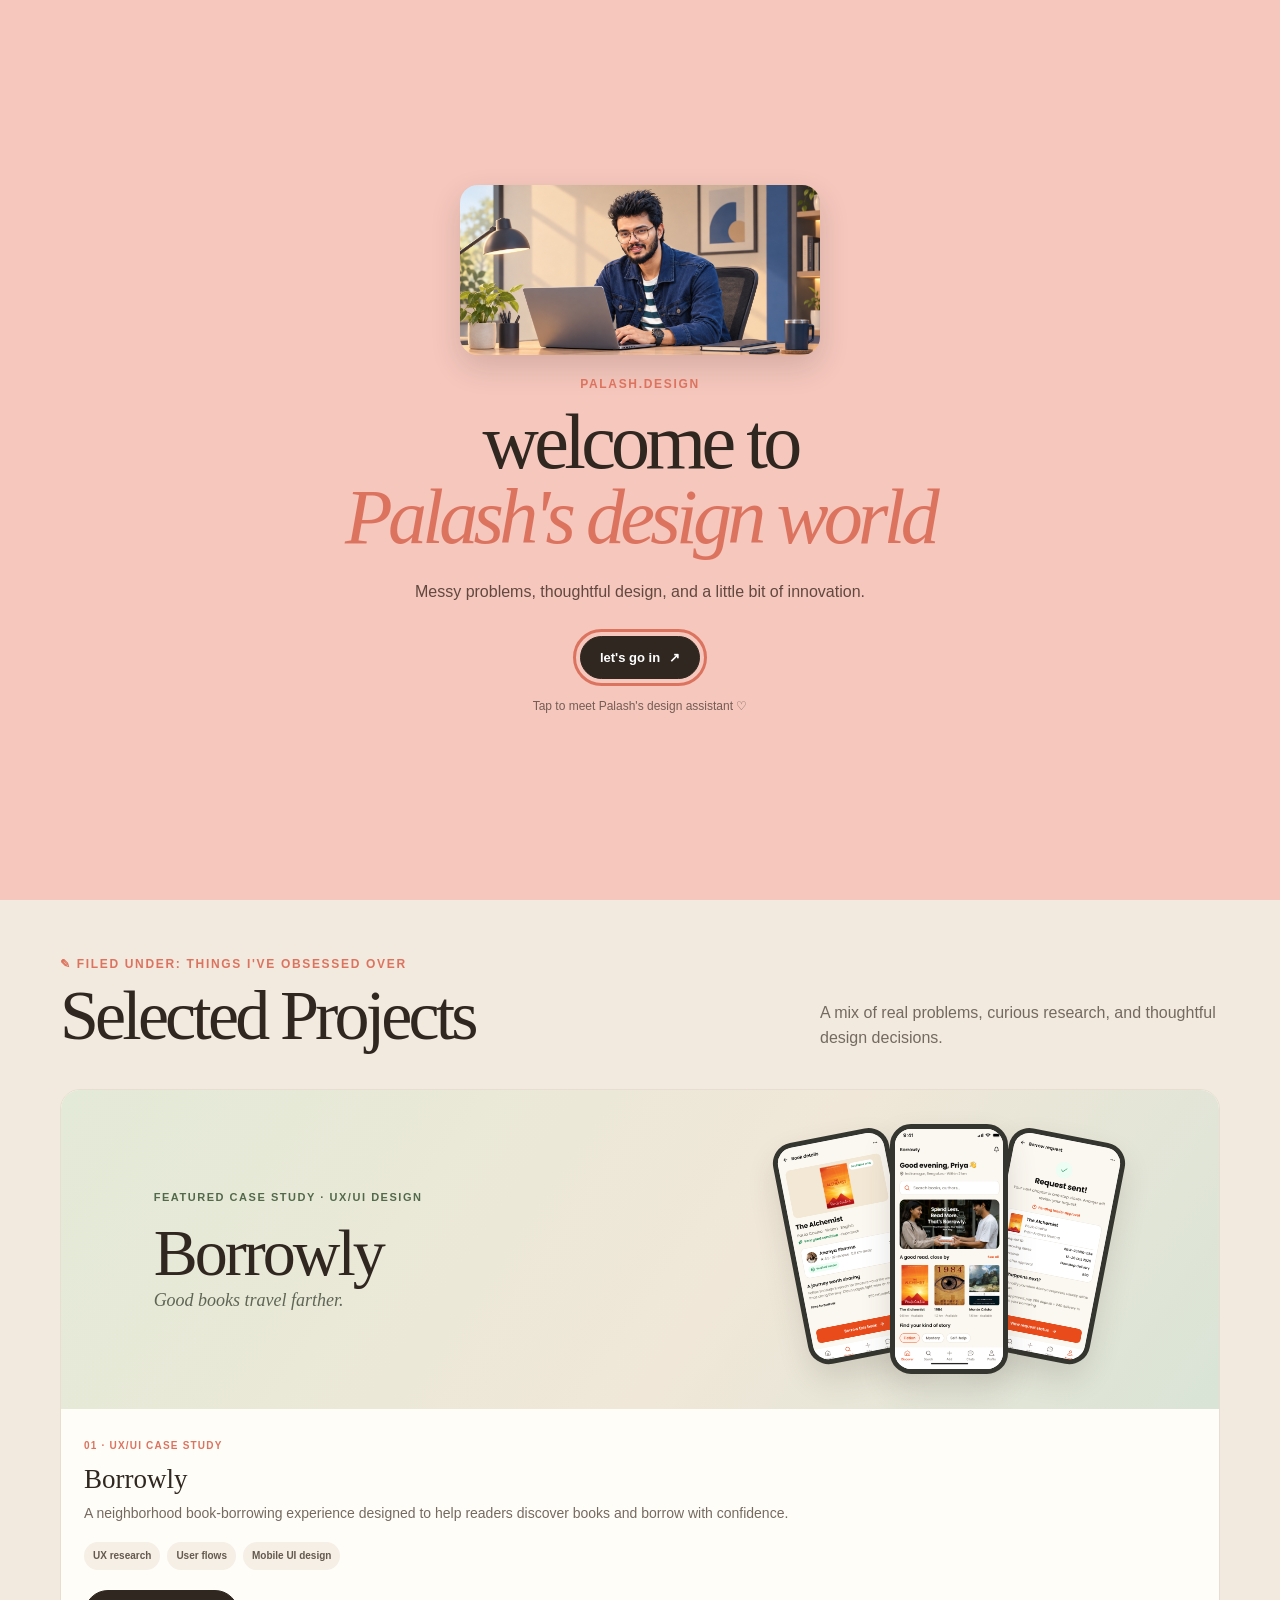
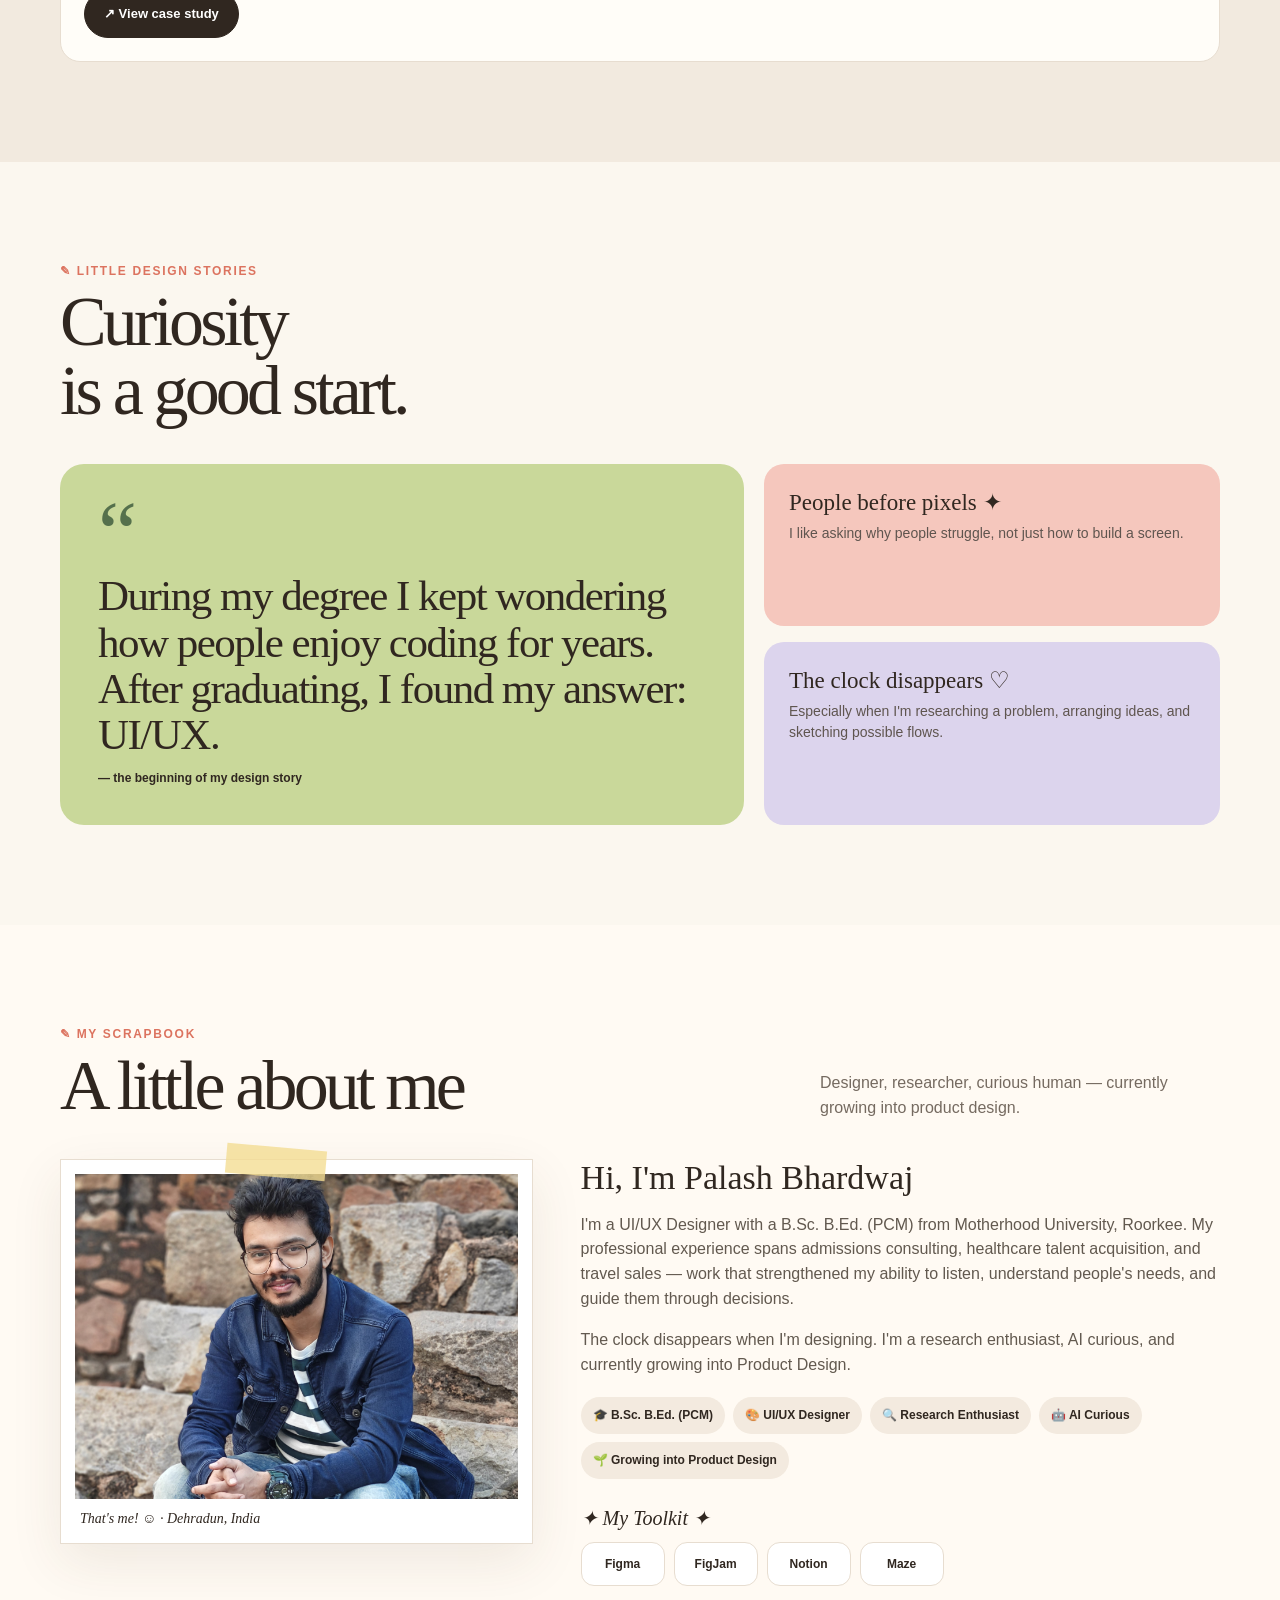
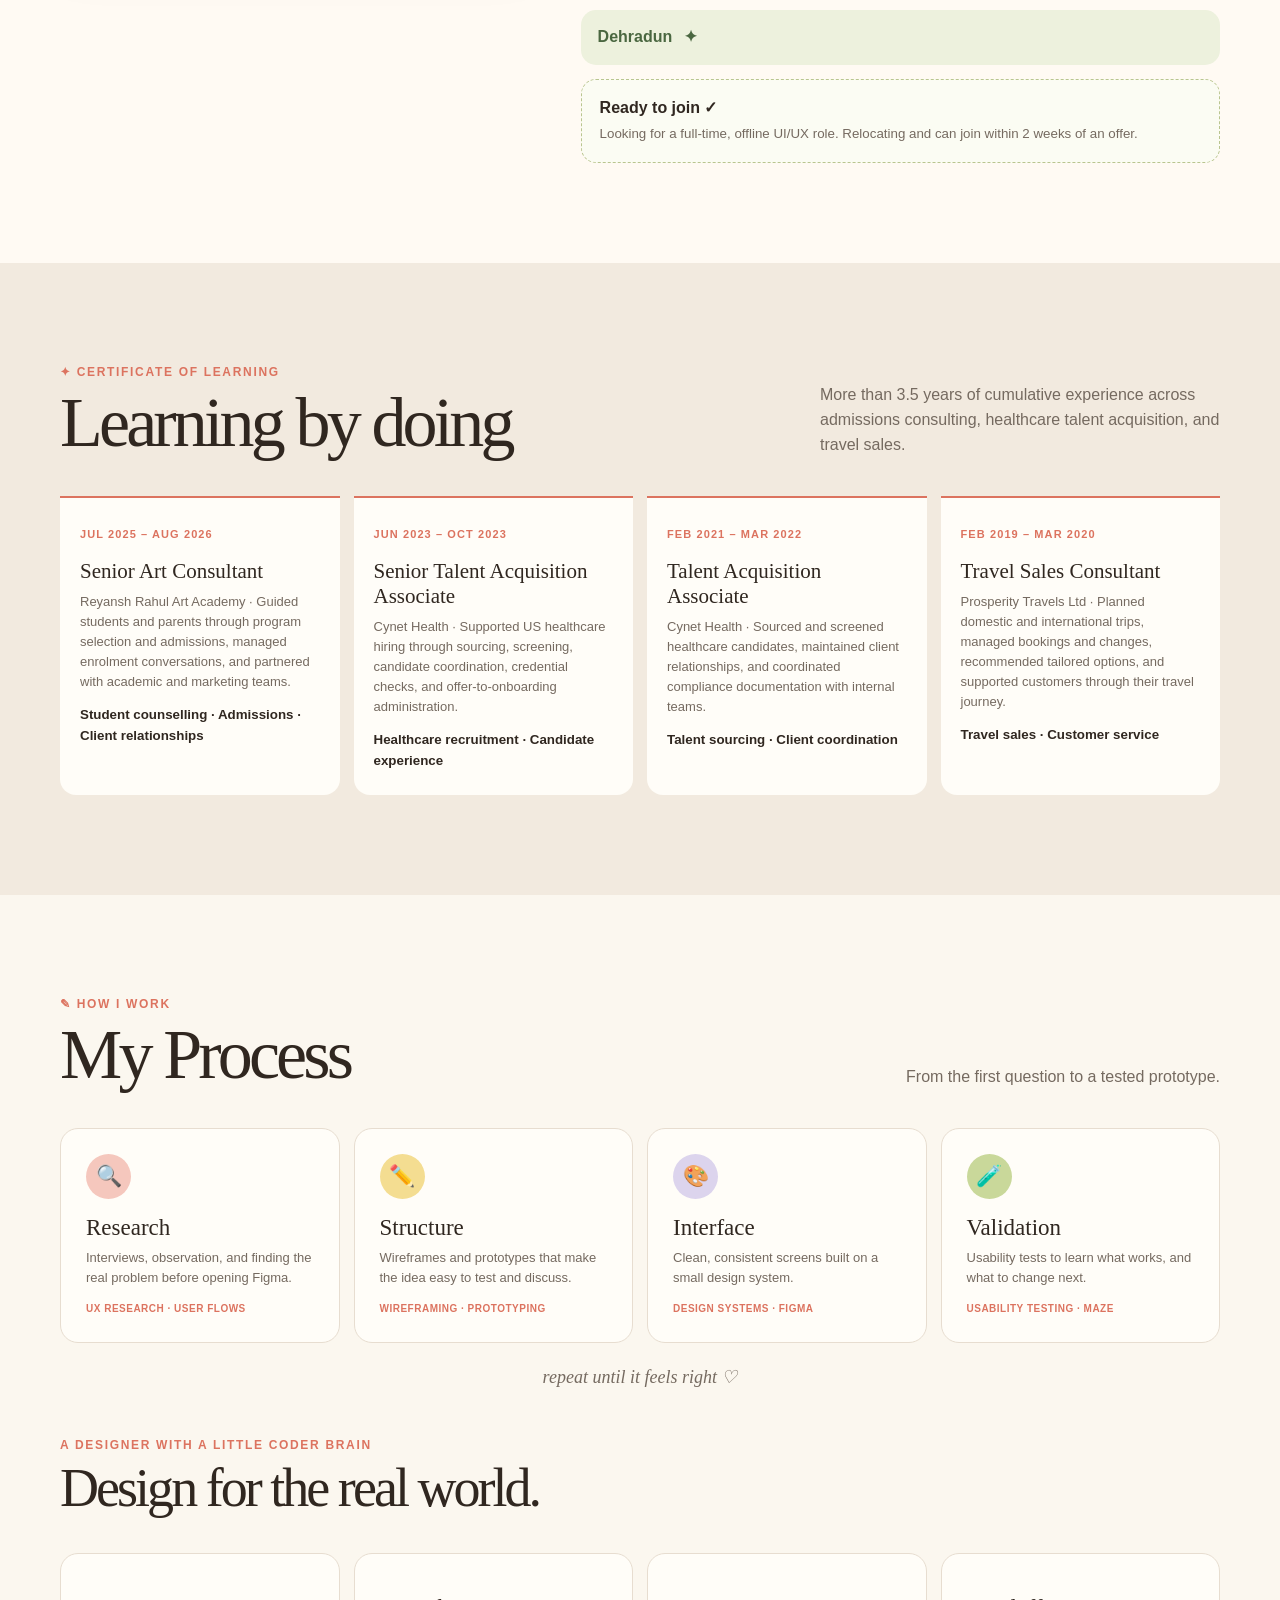
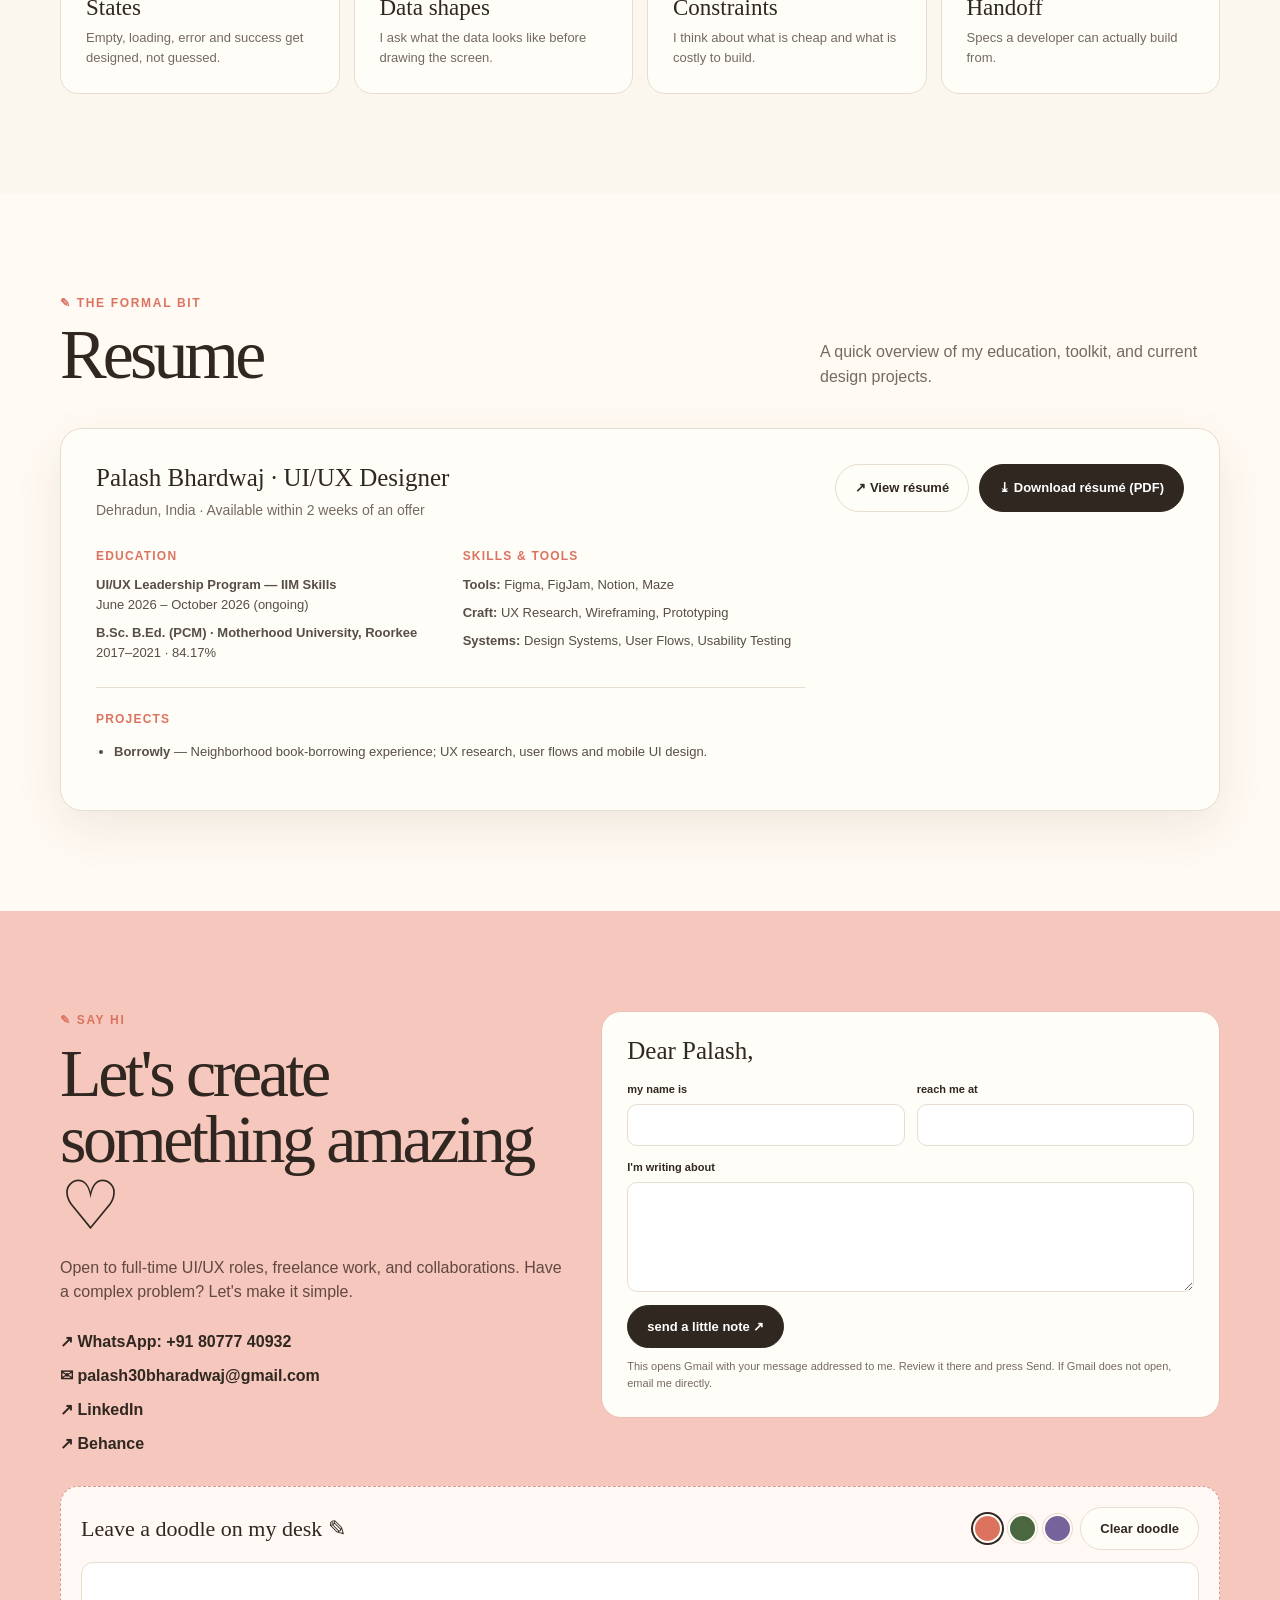
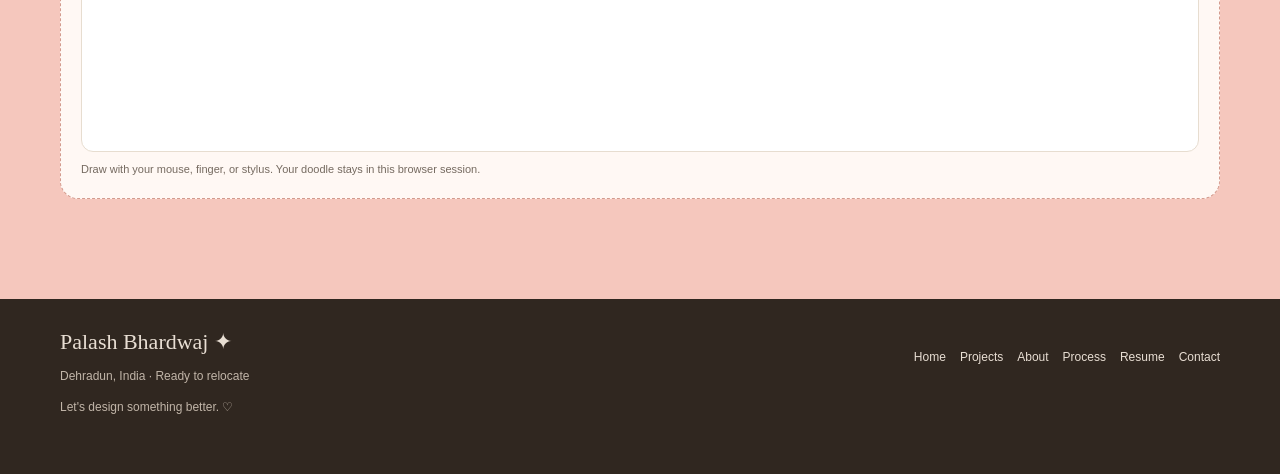
<file: index.html>
<!DOCTYPE html>
<html lang="en">
<head>
  <meta charset="UTF-8">
  <meta name="viewport" content="width=device-width, initial-scale=1.0">
  <meta name="description" content="Palash Bhardwaj is a UI/UX designer turning messy problems into simple, thoughtful digital experiences.">
  <meta name="theme-color" content="#fbf7ef">
  <title>Palash Bhardwaj — UX/UI Design Portfolio</title>
  <script>try{document.documentElement.dataset.theme=localStorage.getItem("portfolio-color-theme")||"light"}catch{document.documentElement.dataset.theme="light"}</script>
  <style>
    :root{
      --paper:#fbf7ef;
      --white:#fffdf8;
      --ink:#302720;
      --muted:#756a60;
      --line:#e7ddd0;
      --pink:#f5c7bd;
      --coral:#dc735f;
      --green:#c9d89a;
      --green-dark:#4a6740;
      --lavender:#dcd4ed;
      --yellow:#f4dd91;
      --max:1160px;
      --radius:24px;
      --shadow:0 18px 50px rgba(76,54,35,.09);
    }
    :root[data-theme="dark"]{
      color-scheme:dark;
      --paper:#191613;--white:#26211d;--ink:#f4ece2;--muted:#c1b4a7;--line:#494039;
      --pink:#493136;--coral:#ed927d;--green:#344332;--green-dark:#bacb9d;
      --lavender:#383244;--yellow:#4a4029;--shadow:0 18px 50px rgba(0,0,0,.28)
    }
    *{box-sizing:border-box}
    html{scroll-behavior:smooth;scroll-padding-top:100px}
    body{margin:0;background:var(--paper);color:var(--ink);font-family:Arial,Helvetica,sans-serif;line-height:1.55;overflow-x:hidden}
    body,button,input,textarea{font-family:Arial,Helvetica,sans-serif}
    a{color:inherit;text-decoration:none}
    button{color:inherit}
    img{max-width:100%;display:block}
    .wrap{width:min(calc(100% - 48px),var(--max));margin-inline:auto}
    .serif{font-family:Georgia,"Times New Roman",serif}
    .eyebrow{color:var(--coral);font-size:12px;font-weight:800;letter-spacing:.14em;text-transform:uppercase}
    .section{padding:100px 0}
    .section-heading{display:flex;align-items:end;justify-content:space-between;gap:28px;margin-bottom:38px}
    .section-heading h2{margin:8px 0 0;font-family:Georgia,"Times New Roman",serif;font-size:clamp(42px,6vw,70px);line-height:.98;letter-spacing:-.055em;font-weight:500}
    .section-heading p{max-width:400px;margin:0;color:var(--muted)}
    .button{display:inline-flex;align-items:center;justify-content:center;gap:9px;border:1px solid var(--ink);border-radius:999px;padding:13px 19px;background:transparent;font-size:13px;font-weight:800;cursor:pointer;transition:transform .2s,background .2s}
    .button:hover{transform:translateY(-2px)}
    .button:active{transform:translateY(1px) scale(.98)}
    .button.primary{background:var(--ink);color:white}
    .button.light{background:var(--white);border-color:var(--line)}
    :focus-visible{outline:3px solid var(--coral);outline-offset:4px}

    .welcome{
      position:fixed;inset:0;z-index:100;display:grid;place-items:center;
      background:var(--pink);padding:24px;transition:opacity .5s,visibility .5s;
    }
    .welcome.is-gone{opacity:0;visibility:hidden;pointer-events:none}
    .welcome-card{max-width:600px;text-align:center}
    .welcome-photo{display:block;width:min(100%,360px);max-height:min(24vh,170px);aspect-ratio:706/337;object-fit:cover;object-position:center;border-radius:18px;margin:0 auto 20px;box-shadow:0 12px 30px rgba(48,39,32,.16)}
    .welcome-card h1{margin:12px 0 25px;font:500 clamp(46px,9vw,78px)/.96 Georgia,serif;letter-spacing:-.06em}
    .welcome-card h1 span{color:var(--coral);font-style:italic}
    .welcome-card p{color:#62483f}
    .welcome-card .button{margin-top:15px;background:var(--ink);color:#fff;border-color:var(--ink)}
    .welcome-hint{display:block;margin-top:18px;font-size:12px;color:#755d54}
    .site-header{position:sticky;top:0;z-index:50;background:rgba(251,247,239,.94);backdrop-filter:blur(16px);border-bottom:1px solid rgba(48,39,32,.08)}
    .nav{min-height:72px;display:flex;align-items:center;justify-content:space-between;gap:24px}
    .brand{font:700 23px Georgia,serif;letter-spacing:-.06em;white-space:nowrap}
    .brand span{color:var(--coral)}
    .nav-links{display:flex;align-items:center;gap:clamp(13px,2.2vw,27px);font-size:12px;font-weight:700}
    .nav-links a{color:#655a50;transition:color .2s}
    .nav-links a:hover,.nav-links a[aria-current="location"]{color:var(--coral)}
    .nav-links .nav-contact{padding:10px 15px;border-radius:999px;background:var(--ink);color:#fff}
    .theme-toggle{display:inline-flex;align-items:center;justify-content:center;gap:7px;padding:9px 12px;border:1px solid var(--line);border-radius:999px;background:var(--white);color:var(--ink);font-size:11px;font-weight:800;cursor:pointer;white-space:nowrap}
    .theme-toggle:hover{border-color:var(--coral)}
    .menu-toggle{display:none;border:1px solid var(--line);background:var(--white);border-radius:50%;width:42px;height:42px;font-size:19px}
    .sr-only{position:absolute;width:1px;height:1px;padding:0;margin:-1px;overflow:hidden;clip:rect(0,0,0,0);white-space:nowrap;border:0}

    .hero{position:relative;display:grid;grid-template-columns:1.05fr .95fr;align-items:center;gap:45px;min-height:630px;padding:72px 0 80px}
    .hero:before{content:"";position:absolute;width:340px;height:340px;left:-210px;top:100px;border-radius:50%;background:var(--yellow);opacity:.25;z-index:-1}
    .availability{display:inline-flex;align-items:center;gap:9px;padding:8px 13px;border:1px solid #e7d7c5;border-radius:999px;background:var(--white);font-size:12px;font-weight:700}
    .availability:before{content:"";width:8px;height:8px;border-radius:50%;background:#7c9e5b}
    .hero h1{margin:22px 0 15px;font:500 clamp(58px,8vw,99px)/.9 Georgia,serif;letter-spacing:-.075em}
    .hero h1 span{color:var(--coral);font-style:italic}
    .hero-copy{max-width:565px;font-size:17px;line-height:1.65;color:#655b52}
    .hero-copy strong{color:var(--ink)}
    .hero-location{max-width:565px;margin:13px 0 0;color:var(--muted);font-size:14px;line-height:1.55}
    .hero-tags{display:flex;flex-wrap:wrap;gap:8px;margin:22px 0}
    .tag{padding:8px 12px;border:1px solid var(--line);border-radius:999px;background:var(--white);font-size:12px;font-weight:700}
    .hero-actions{display:flex;flex-wrap:wrap;gap:10px;margin-top:24px}
    .resume-actions{display:flex;flex-wrap:wrap;gap:10px;align-items:start}
    .hero-note{margin-top:17px;font:italic 15px Georgia,serif;color:var(--muted)}
    .hero-art{position:relative;min-height:430px;display:grid;place-items:center}
    :root[data-theme="dark"] .site-header{background:rgba(25,22,19,.94);border-bottom-color:rgba(244,236,226,.1)}
    :root[data-theme="dark"] .nav-links a{color:var(--muted)}
    :root[data-theme="dark"] .nav-links .nav-contact{color:#191613}
    :root[data-theme="dark"] .welcome-card p,:root[data-theme="dark"] .welcome-hint{color:#f3ddd5}
    :root[data-theme="dark"] .welcome-card .button,:root[data-theme="dark"] .button.primary{background:#f4ece2;border-color:#f4ece2;color:#191613}
    :root[data-theme="dark"] .projects-section,:root[data-theme="dark"] .experience-section{background:#211d19}
    :root[data-theme="dark"] .about-section,:root[data-theme="dark"] .resume-section{background:#1e1a17}
    :root[data-theme="dark"] .hero-copy,:root[data-theme="dark"] .about-copy>p,:root[data-theme="dark"] .story-note p,:root[data-theme="dark"] .resume-group p,:root[data-theme="dark"] .contact-copy p{color:var(--muted)}
    :root[data-theme="dark"] .project-art{background:linear-gradient(125deg,#30382b,#3c3028 58%,#29352b)}
    :root[data-theme="dark"] .case-study-cover-copy span,:root[data-theme="dark"] .case-study-cover-copy small{color:#c3d0af}
    :root[data-theme="dark"] .scrapbook-photo,:root[data-theme="dark"] .tool-chip,:root[data-theme="dark"] .field input,:root[data-theme="dark"] .field textarea{background:var(--white);color:var(--ink)}
    :root[data-theme="dark"] .fact-list span{background:#332c26}
    :root[data-theme="dark"] .availability-card{background:#24291f;border-color:#586347}
    :root[data-theme="dark"] .relocation{background:#edf1dd;color:#31452c}
    :root[data-theme="dark"] .relocation span{color:#31452c}
    :root[data-theme="dark"] .doodle-wrap{background:#28201e}
    :root[data-theme="dark"] #doodle{background:#fff}
    :root[data-theme="dark"] .footer{background:#111;color:#e8ded3}
    :root[data-theme="dark"] .toast{background:#e8ded3;color:#191613}
    :root[data-theme="dark"] .nav-links a:hover{background:#332c26}
    .portrait-frame{position:relative;width:min(100%,350px);aspect-ratio:.91;border:12px solid var(--white);border-radius:48% 48% 22px 22px;background:var(--green);box-shadow:var(--shadow);overflow:hidden;transform:rotate(2deg);transition:transform .35s ease,box-shadow .35s ease}
    .portrait-frame:hover{transform:rotate(0) scale(1.025);box-shadow:0 24px 60px rgba(76,54,35,.16)}
    .portrait-photo{width:100%;height:100%;object-fit:cover;object-position:center 8%}
    .portrait-frame{animation:photo-float 6s ease-in-out infinite}
    .portrait-frame:hover{animation-play-state:paused}
    .portrait-label{position:absolute;z-index:2;bottom:20px;left:50%;transform:translateX(-50%);padding:9px 14px;border-radius:999px;background:var(--white);font:italic 14px Georgia,serif;white-space:nowrap}
    .art-sticker{position:absolute;z-index:3;display:grid;place-items:center;width:112px;height:112px;border-radius:50%;text-align:center;background:var(--yellow);font:italic 16px/1.1 Georgia,serif;transform:rotate(9deg)}
    .art-sticker.one{top:10px;right:8px}
    .art-sticker.two{bottom:13px;left:-5px;width:95px;height:95px;background:var(--lavender);font-size:13px}
    .art-spark{position:absolute;color:var(--coral);font-size:42px}
    .art-spark.a{top:60px;left:13px}
    .art-spark.b{right:12px;bottom:65px;font-size:32px}

    .projects-section{background:#f2eadf}
    .project-grid{display:grid;grid-template-columns:minmax(0,1fr);gap:18px}
    .project-card{overflow:hidden;border:1px solid var(--line);border-radius:20px;background:var(--white);transition:transform .22s,box-shadow .22s}
    .project-card:hover{transform:translateY(-5px);box-shadow:var(--shadow)}
    .project-art{position:relative;min-height:310px;display:flex;align-items:center;justify-content:space-between;gap:24px;overflow:hidden;padding:32px 8%;background:linear-gradient(125deg,#e3ead7,#f0e7d8 58%,#d9e4d6)}
    .case-study-cover-copy{position:relative;z-index:1;max-width:360px}
    .case-study-cover-copy span{color:#52694b;font-size:11px;font-weight:900;letter-spacing:.14em;text-transform:uppercase}
    .case-study-cover-copy strong{display:block;margin:13px 0 5px;font:500 clamp(38px,6vw,66px)/.95 Georgia,serif;letter-spacing:-.045em}
    .case-study-cover-copy small{font:italic 18px Georgia,serif;color:#5f6655}
    .case-study-screens{position:relative;display:flex;align-items:center;justify-content:center;min-width:300px;height:255px}
    .case-study-screens img{width:118px;height:225px;object-fit:cover;border:5px solid #35352f;border-radius:21px;background:#fff;box-shadow:0 15px 30px #463b3028}
    .case-study-screens img:nth-child(1){transform:rotate(-11deg) translateX(18px)}
    .case-study-screens img:nth-child(2){position:relative;z-index:1;height:250px}
    .case-study-screens img:nth-child(3){transform:rotate(11deg) translateX(-18px)}
    .case-study-screens img:nth-child(1){animation:screen-float 4.8s ease-in-out infinite}
    .case-study-screens img:nth-child(2){animation:screen-float 5.2s ease-in-out -1.2s infinite}
    .case-study-screens img:nth-child(3){animation:screen-float 4.5s ease-in-out -2.1s infinite}
    .project-body{padding:23px}
    .project-type{color:var(--coral);font-size:10px;font-weight:900;letter-spacing:.12em;text-transform:uppercase}
    .project-body h3{margin:8px 0;font:500 27px Georgia,serif}
    .project-body p{margin:0;color:var(--muted);font-size:14px}
    .project-metrics{display:flex;flex-wrap:wrap;gap:7px;margin-top:17px}
    .project-metrics span{padding:6px 9px;border-radius:999px;background:#f5efe6;color:#65594e;font-size:10px;font-weight:800}
    .case-study-action{margin-top:20px}
    .work-footnote{margin:23px 0 0;color:var(--muted);font-size:13px}

    .stories{display:grid;grid-template-columns:1.2fr .8fr;gap:20px}
    .story-feature{padding:38px;border-radius:var(--radius);background:var(--green);min-height:330px;display:flex;flex-direction:column;justify-content:space-between}
    .story-feature .quote-mark{font:88px/.7 Georgia,serif;color:#55704c}
    .story-feature blockquote{max-width:680px;margin:10px 0;font:500 clamp(27px,4vw,43px)/1.08 Georgia,serif;letter-spacing:-.035em}
    .story-feature cite{font-size:12px;font-style:normal;font-weight:800}
    .story-stack{display:grid;gap:16px}
    .story-note{padding:25px;border-radius:20px;background:var(--pink)}
    .story-note:nth-child(2){background:var(--lavender)}
    .story-note h3{margin:0 0 7px;font:500 23px Georgia,serif}
    .story-note p{margin:0;color:#5f554f;font-size:14px}
    .story-note,.timeline-card,.process-card{transition:box-shadow .25s ease,border-color .25s ease}
    .story-note:hover,.timeline-card:hover,.process-card:hover{box-shadow:var(--shadow)}
    .story-feature .quote-mark{transition:transform .35s ease,color .35s ease}
    .story-feature:hover .quote-mark{transform:rotate(-8deg) scale(1.08);color:var(--coral)}

    .about-section{background:#fffaf3}
    .about-grid{display:grid;grid-template-columns:.85fr 1.15fr;gap:48px;align-items:start}
    .scrapbook-photo{position:relative;padding:14px;background:#fff;border:1px solid var(--line);box-shadow:var(--shadow);transform:rotate(-2deg)}
    .photo-placeholder{min-height:325px;display:grid;place-items:center;background:var(--pink);text-align:center;padding:25px;color:#795448;font:italic 19px Georgia,serif}
    .about-photo{width:100%;height:325px;object-fit:cover;object-position:center 8%}
    .photo-caption{padding:12px 5px 2px;font:italic 14px Georgia,serif}
    .tape{position:absolute;top:-13px;left:35%;width:100px;height:30px;background:rgba(244,221,145,.78);transform:rotate(5deg)}
    .about-copy h3{margin:0 0 12px;font:500 34px Georgia,serif}
    .about-copy>p{color:#62594f}
    .fact-list{display:flex;flex-wrap:wrap;gap:8px;margin:20px 0}
    .fact-list span{padding:9px 12px;border-radius:999px;background:#f3eadf;font-size:12px;font-weight:700}
    .toolkit{margin-top:27px}
    .toolkit h4{margin:0 0 12px;font:italic 20px Georgia,serif}
    .tool-list{display:flex;flex-wrap:wrap;gap:9px}
    .tool-chip{min-width:84px;padding:12px 15px;border:1px solid var(--line);border-radius:13px;background:#fff;font-size:12px;font-weight:800;text-align:center}
    .tag,.tool-chip,.fact-list span,.project-metrics span{transition:translate .2s ease,box-shadow .2s ease}
    .tag:hover,.tool-chip:hover,.fact-list span:hover,.project-metrics span:hover{translate:0 -3px;box-shadow:0 8px 18px rgba(76,54,35,.1)}
    .relocation{display:flex;align-items:center;gap:12px;margin-top:24px;padding:15px 17px;border-radius:15px;background:#edf1dd;font-weight:800}
    .relocation span{color:var(--green-dark)}
    .availability-card{margin-top:14px;padding:16px 18px;border:1px dashed #b9c58f;border-radius:15px;background:#fbfcf3}
    .availability-card strong{display:block}
    .availability-card small{color:var(--muted)}

    .experience-section{background:#f2eadf}
    .timeline{display:grid;grid-template-columns:repeat(4,1fr);gap:14px}
    .timeline-card{position:relative;padding:23px 20px;border-top:2px solid var(--coral);background:var(--white);border-radius:0 0 16px 16px}
    .timeline-card .step{color:var(--coral);font-size:11px;font-weight:900;letter-spacing:.1em;text-transform:uppercase}
    .timeline-card h3{margin:13px 0 8px;font:500 21px Georgia,serif}
    .timeline-card p{margin:0;color:var(--muted);font-size:13px}
    .timeline-card small{display:block;margin-top:13px;font-weight:800}

    .process-grid{display:grid;grid-template-columns:repeat(4,1fr);gap:14px}
    .process-card{padding:25px;border:1px solid var(--line);border-radius:18px;background:var(--white)}
    .process-icon{width:45px;height:45px;display:grid;place-items:center;border-radius:50%;background:var(--pink);font-size:21px}
    .process-card:nth-child(2) .process-icon{background:var(--yellow)}
    .process-card:nth-child(3) .process-icon{background:var(--lavender)}
    .process-card:nth-child(4) .process-icon{background:var(--green)}
    .process-card h3{margin:16px 0 7px;font:500 23px Georgia,serif}
    .process-card p{margin:0;color:var(--muted);font-size:13px}
    .process-tools{display:block;margin-top:13px;color:var(--coral);font-size:10px;font-weight:900;letter-spacing:.05em}
    .repeat-note{text-align:center;margin-top:23px;font:italic 18px Georgia,serif;color:var(--muted)}

    .resume-section{background:#fffaf3}
    .resume-panel{display:grid;grid-template-columns:1fr auto;align-items:start;gap:30px;padding:35px;border:1px solid var(--line);border-radius:22px;background:var(--white);box-shadow:var(--shadow)}
    .resume-panel h3{margin:0 0 8px;font:500 25px Georgia,serif}
    .resume-panel p{margin:0;color:var(--muted);font-size:14px}
    .resume-groups{display:grid;grid-template-columns:repeat(2,1fr);gap:24px;margin-top:26px}
    .resume-group h4{margin:0 0 9px;font-size:12px;color:var(--coral);letter-spacing:.1em;text-transform:uppercase}
    .resume-group p{margin:0;color:#574e46;font-size:13px}
    .resume-group p+p{margin-top:8px}
    .project-resume{margin-top:24px;padding-top:22px;border-top:1px solid var(--line)}
    .project-resume ul{padding-left:18px;color:#574e46;font-size:13px}
    .project-resume li+li{margin-top:7px}

    .contact-section{background:var(--pink)}
    .contact-layout{display:grid;grid-template-columns:.9fr 1.1fr;gap:35px;align-items:start}
    .contact-copy h2{margin:10px 0 14px;font:500 clamp(43px,6vw,68px)/.98 Georgia,serif;letter-spacing:-.05em}
    .contact-copy p{color:#62483f}
    .contact-links{display:grid;gap:9px;margin-top:25px}
    .contact-links a{font-weight:800}
    .contact-links a:hover{text-decoration:underline}
    .contact-form{padding:25px;border:1px solid #eac0b5;border-radius:20px;background:var(--white)}
    .contact-form h3{margin:0 0 16px;font:500 25px Georgia,serif}
    .form-row{display:grid;grid-template-columns:1fr 1fr;gap:12px}
    .field{display:grid;gap:6px;margin-bottom:13px}
    .field label{font-size:11px;font-weight:800}
    .field input,.field textarea{width:100%;border:1px solid var(--line);border-radius:10px;background:#fff;padding:12px;font-size:14px;color:var(--ink)}
    .field textarea{min-height:110px;resize:vertical}
    .form-help{margin:10px 0 0;color:var(--muted);font-size:11px}

    .doodle-wrap{margin-top:30px;padding:20px;border:1px dashed #d39b8e;border-radius:18px;background:#fff8f4}
    .doodle-top{display:flex;align-items:center;justify-content:space-between;gap:12px;margin-bottom:12px}
    .doodle-top h3{margin:0;font:500 22px Georgia,serif}
    .doodle-tools{display:flex;align-items:center;gap:8px}
    .doodle-colors{display:flex;align-items:center;gap:6px}
    .doodle-color{width:29px;height:29px;padding:0;border:2px solid var(--white);border-radius:50%;background:var(--swatch);box-shadow:0 0 0 1px var(--line);cursor:pointer;transition:transform .18s,box-shadow .18s}
    .doodle-color:hover{transform:scale(1.12)}
    .doodle-color[aria-pressed="true"]{box-shadow:0 0 0 2px var(--ink)}
    #doodle{width:100%;height:190px;display:block;border:1px solid var(--line);border-radius:12px;background:#fff;touch-action:none}
    .doodle-help{margin:9px 0 0;color:var(--muted);font-size:11px}
    .footer{padding:30px 0 45px;background:var(--ink);color:#e8ded3}
    .footer-inner{display:flex;justify-content:space-between;gap:20px;align-items:center}
    .footer-name{font:500 22px Georgia,serif}
    .footer-links{display:flex;flex-wrap:wrap;gap:14px;font-size:12px}
    .footer-note{margin-top:12px;color:#c1b5a8;font-size:12px}
    .toast{position:fixed;left:50%;bottom:22px;z-index:200;transform:translate(-50%,20px);opacity:0;pointer-events:none;padding:12px 17px;border-radius:999px;background:var(--ink);color:#fff;font-size:13px;transition:opacity .2s,transform .2s}
    .toast.show{opacity:1;transform:translate(-50%,0)}
    .reading-progress{position:fixed;top:0;left:0;z-index:80;width:100%;height:3px;pointer-events:none}
    .reading-progress span{display:block;width:100%;height:100%;background:var(--coral);transform:scaleX(0);transform-origin:left}
    .hero-content,.hero-art{opacity:1}
    body.has-entered .hero-content{animation:rise-in .75s .08s both}
    body.has-entered .hero-art{animation:rise-in .8s .2s both}
    .art-sticker.one{animation:sticker-float 4.5s ease-in-out infinite}
    .art-sticker.two{animation:sticker-float 5s ease-in-out -1.2s infinite}
    .art-spark.a{animation:sparkle 3s ease-in-out infinite}
    .art-spark.b{animation:sparkle 3.5s ease-in-out -1s infinite}
    .reveal-ready .reveal{opacity:0;transform:translateY(24px);transition:opacity .65s ease,transform .65s cubic-bezier(.2,.7,.2,1)}
    .reveal-ready .reveal.is-visible{opacity:1;transform:translateY(0)}
    .reveal-ready .reveal:nth-child(2){transition-delay:.08s}
    .reveal-ready .reveal:nth-child(3){transition-delay:.16s}
    .reveal-ready .reveal:nth-child(4){transition-delay:.24s}
    .project-card,.process-card,.timeline-card,.story-note{transform-style:preserve-3d}
    .tilt-card:hover{transform:perspective(900px) rotateX(var(--rotate-x,0deg)) rotateY(var(--rotate-y,0deg)) translateY(-4px)}
    @keyframes rise-in{from{opacity:0;transform:translateY(20px)}to{opacity:1;transform:translateY(0)}}
    @keyframes photo-float{0%,100%{translate:0 0}50%{translate:0 -7px}}
    @keyframes sticker-float{0%,100%{translate:0 0}50%{translate:0 -9px}}
    @keyframes sparkle{0%,100%{rotate:0deg;scale:1}50%{rotate:20deg;scale:1.18}}
    @keyframes screen-float{0%,100%{translate:0 0}50%{translate:0 -7px}}

    @media(max-width:900px){
      .nav{align-items:flex-start;flex-wrap:wrap;padding:13px 0}
      .nav-links{order:3;width:100%;overflow-x:auto;justify-content:flex-start;padding:3px 0;white-space:nowrap}
      .menu-toggle{display:none}
      .hero{min-height:0;grid-template-columns:1fr .8fr;gap:20px;padding:58px 0}
      .hero-art{min-height:340px}
      .portrait-frame{width:min(100%,280px)}
      .timeline{grid-template-columns:repeat(2,1fr)}
      .process-grid{grid-template-columns:repeat(2,1fr)}
    }
    @media(max-width:600px){
      .wrap{width:min(calc(100% - 30px),var(--max))}
      .section{padding:72px 0}
      .section-heading{display:block;margin-bottom:27px}
      .section-heading p{margin-top:15px}
      .nav{position:relative;align-items:center;flex-wrap:wrap;padding:10px 0 4px}
      .menu-toggle{display:grid;place-items:center}
      .nav-links{display:none;position:absolute;top:calc(100% + 8px);right:0;z-index:60;width:min(240px,calc(100vw - 30px));padding:10px;border:1px solid var(--line);border-radius:16px;background:var(--white);box-shadow:var(--shadow);flex-direction:column;align-items:stretch;gap:3px;font-size:13px}
      .nav-links.is-open{display:flex}
      .nav-links a{padding:10px 12px;border-radius:10px}
      .nav-links a:hover{background:#f5efe6}
      .nav-links .nav-contact{margin-top:4px;text-align:center}
      .hero{grid-template-columns:1fr;padding:43px 0 58px}
      .hero-art{grid-row:1;min-height:300px;width:min(100%,300px);margin:auto}
      .hero h1{font-size:clamp(57px,15vw,78px)}
      .hero-copy{font-size:16px}
      .art-sticker.one{right:0}
      .project-art{min-height:0;flex-direction:column;gap:0;padding:24px 15px 10px}
      .case-study-cover-copy{text-align:center}
      .case-study-screens{width:100%;min-width:0;height:205px}
      .case-study-screens img{width:92px;height:175px}
      .case-study-screens img:nth-child(2){height:195px}
      .stories,.about-grid,.contact-layout{grid-template-columns:1fr}
      .story-feature{min-height:280px;padding:28px}
      .photo-placeholder,.about-photo{min-height:270px;height:270px}
      .timeline,.process-grid{grid-template-columns:1fr}
      .resume-panel{grid-template-columns:1fr;padding:24px}
      .resume-groups{grid-template-columns:1fr}
      .form-row{grid-template-columns:1fr;gap:0}
      .footer-inner{display:block}
      .footer-links{margin-top:14px}
    }
    @media(prefers-reduced-motion:reduce){
      *,*::before,*::after{scroll-behavior:auto!important;animation-duration:.01ms!important;animation-iteration-count:1!important;transition-duration:.01ms!important}
      .reveal-ready .reveal{opacity:1;transform:none}
    }
    @media print{
      .welcome,.site-header,.welcome,.hero-actions,.doodle-wrap,.contact-form,.footer,.toast{display:none!important}
      body{background:white}
      .section{padding:24px 0}
      .resume-section{display:block!important}
    }
  </style>
</head>
<body>
  <div class="welcome" id="welcome" role="dialog" aria-modal="true" aria-labelledby="welcome-title">
    <div class="welcome-card">
      <img class="welcome-photo" src="./onboarding-workspace.png" alt="Palash working at his laptop in a warm, sunlit design workspace">
      <div class="eyebrow">palash.design</div>
      <h1 id="welcome-title">welcome to<br><span>Palash's design world</span></h1>
      <p>Messy problems, thoughtful design, and a little bit of innovation.</p>
      <button class="button" id="enter-site" type="button">let's go in <span aria-hidden="true">↗</span></button>
      <span class="welcome-hint">Tap to meet Palash's design assistant ♡</span>
    </div>
  </div>

  <div class="reading-progress" aria-hidden="true"><span></span></div>
  <header class="site-header">
    <div class="wrap nav">
      <a class="brand" href="#home" aria-label="Palash home">Palash<span>.</span></a>
      <button class="menu-toggle" id="menu-toggle" type="button" aria-expanded="false" aria-controls="main-navigation">
        <span aria-hidden="true">☰</span><span class="sr-only">Open navigation</span>
      </button>
      <nav class="nav-links" id="main-navigation" aria-label="Main navigation">
        <a href="#home">Home</a>
        <a href="#projects">Projects</a>
        <a href="#about">About</a>
        <a href="#process">Process</a>
        <a href="#resume">Resume</a>
        <a class="nav-contact" href="#contact">Contact ↗</a>
        <button class="theme-toggle" type="button" data-theme-toggle aria-label="Switch to dark mode" aria-pressed="false">☾ Dark mode</button>
      </nav>
    </div>
  </header>

  <main>
    <section class="wrap hero" id="home">
      <div class="hero-content">
        <span class="availability">open to opportunities</span>
        <h1>Hi, I'm<br><span>Palash.</span></h1>
        <p class="hero-copy"><strong>Hi, I’m Palash Bhardwaj — a UI/UX Designer</strong> who creates intuitive, user-friendly, and visually engaging digital experiences that put people first.</p>
        <p class="hero-copy">Currently studying at <strong>IIM Skills</strong>, I’m looking for an <strong>internship opportunity</strong> where I can apply my design skills, learn from industry professionals, and create meaningful user experiences.</p>
        <p class="hero-location">📍 Based in Dehradun, India</p>
        <div class="hero-tags" aria-label="Design interests">
          <span class="tag">Research</span><span class="tag">UI/UX Design</span><span class="tag">Product Thinking</span><span class="tag">AI &amp; Automation</span>
        </div>
        <div class="hero-actions">
          <a class="button primary" href="#projects">✎ my work</a>
          <a class="button light" href="./Palash-Bhardwaj-Resume.html">↗ view résumé</a>
          <a class="button light" href="./Palash-Bhardwaj-Resume.pdf" download>↓ download résumé</a>
        </div>
        <p class="hero-note">Good things take time ♡ Better ideas, happier users.</p>
      </div>
      <div class="hero-art" aria-label="Portrait of Palash">
        <span class="art-spark a" aria-hidden="true">✳</span>
        <span class="art-spark b" aria-hidden="true">✦</span>
        <div class="portrait-frame">
          <img class="portrait-photo" src="./palash-profile.png" alt="Palash Bhardwaj seated outdoors" fetchpriority="high">
          <span class="portrait-label">That's me! ☺</span>
        </div>
        <div class="art-sticker one">better ideas<br>happier users</div>
        <div class="art-sticker two">Dehradun</div>
      </div>
    </section>

    <section class="section projects-section" id="projects">
      <div class="wrap">
        <div class="section-heading">
          <div><div class="eyebrow">✎ filed under: things I've obsessed over</div><h2>Selected Projects</h2></div>
          <p>A mix of real problems, curious research, and thoughtful design decisions.</p>
        </div>
        <div class="project-grid">
          <article class="project-card">
            <div class="project-art" aria-label="Borrowly case study cover showing three app screens">
              <div class="case-study-cover-copy">
                <span>Featured case study · UX/UI design</span>
                <strong>Borrowly</strong>
                <small>Good books travel farther.</small>
              </div>
              <div class="case-study-screens" aria-hidden="true">
                <img src="./Borrowly-Case-Study/UI%20Screens/04%20Book%20Details.png" alt="">
                <img src="./Borrowly-Case-Study/UI%20Screens/01%20Home.png" alt="">
                <img src="./Borrowly-Case-Study/UI%20Screens/09%20Request%20Sent.png" alt="">
              </div>
            </div>
            <div class="project-body">
              <span class="project-type">01 · UX/UI case study</span>
              <h3>Borrowly</h3>
              <p>A neighborhood book-borrowing experience designed to help readers discover books and borrow with confidence.</p>
              <div class="project-metrics"><span>UX research</span><span>User flows</span><span>Mobile UI design</span></div>
              <a class="button primary case-study-action" href="./Borrowly-Case-Study/index.html">↗ View case study</a>
            </div>
          </article>
        </div>
      </div>
    </section>

    <section class="section" id="stories">
      <div class="wrap">
        <div class="section-heading">
          <div><div class="eyebrow">✎ little design stories</div><h2>Curiosity<br>is a good start.</h2></div>
        </div>
        <div class="stories">
          <article class="story-feature">
            <div class="quote-mark" aria-hidden="true">“</div>
            <blockquote>During my degree I kept wondering how people enjoy coding for years. After graduating, I found my answer: UI/UX.</blockquote>
            <cite>— the beginning of my design story</cite>
          </article>
          <div class="story-stack">
            <article class="story-note"><h3>People before pixels ✦</h3><p>I like asking why people struggle, not just how to build a screen.</p></article>
            <article class="story-note"><h3>The clock disappears ♡</h3><p>Especially when I'm researching a problem, arranging ideas, and sketching possible flows.</p></article>
          </div>
        </div>
      </div>
    </section>

    <section class="section about-section" id="about">
      <div class="wrap">
        <div class="section-heading">
          <div><div class="eyebrow">✎ my scrapbook</div><h2>A little about me</h2></div>
          <p>Designer, researcher, curious human — currently growing into product design.</p>
        </div>
        <div class="about-grid">
          <div class="scrapbook-photo" aria-label="Portrait of Palash Bhardwaj">
            <span class="tape" aria-hidden="true"></span>
            <img class="about-photo" src="./palash-profile.png" alt="Palash Bhardwaj sitting on stone steps" loading="lazy">
            <div class="photo-caption">That's me! ☺ · Dehradun, India</div>
          </div>
          <div class="about-copy">
            <h3>Hi, I'm Palash Bhardwaj</h3>
            <p>I'm a UI/UX Designer with a B.Sc. B.Ed. (PCM) from Motherhood University, Roorkee. My professional experience spans admissions consulting, healthcare talent acquisition, and travel sales — work that strengthened my ability to listen, understand people's needs, and guide them through decisions.</p>
            <p>The clock disappears when I'm designing. I'm a research enthusiast, AI curious, and currently growing into Product Design.</p>
            <div class="fact-list">
              <span>🎓 B.Sc. B.Ed. (PCM)</span><span>🎨 UI/UX Designer</span><span>🔍 Research Enthusiast</span><span>🤖 AI Curious</span><span>🌱 Growing into Product Design</span>
            </div>
            <div class="toolkit">
              <h4>✦ My Toolkit ✦</h4>
              <div class="tool-list"><span class="tool-chip">Figma</span><span class="tool-chip">FigJam</span><span class="tool-chip">Notion</span><span class="tool-chip">Maze</span></div>
            </div>
            <div class="relocation"><span>Dehradun</span><span aria-hidden="true">✦</span></div>
            <div class="availability-card"><strong>Ready to join ✓</strong><small>Looking for a full-time, offline UI/UX role. Relocating and can join within 2 weeks of an offer.</small></div>
          </div>
        </div>
      </div>
    </section>

    <section class="section experience-section" id="experience">
      <div class="wrap">
        <div class="section-heading">
          <div><div class="eyebrow">✦ certificate of learning</div><h2>Learning by doing</h2></div>
          <p>More than 3.5 years of cumulative experience across admissions consulting, healthcare talent acquisition, and travel sales.</p>
        </div>
        <div class="timeline">
          <article class="timeline-card"><span class="step">Jul 2025 – Aug 2026</span><h3>Senior Art Consultant</h3><p>Reyansh Rahul Art Academy · Guided students and parents through program selection and admissions, managed enrolment conversations, and partnered with academic and marketing teams.</p><small>Student counselling · Admissions · Client relationships</small></article>
          <article class="timeline-card"><span class="step">Jun 2023 – Oct 2023</span><h3>Senior Talent Acquisition Associate</h3><p>Cynet Health · Supported US healthcare hiring through sourcing, screening, candidate coordination, credential checks, and offer-to-onboarding administration.</p><small>Healthcare recruitment · Candidate experience</small></article>
          <article class="timeline-card"><span class="step">Feb 2021 – Mar 2022</span><h3>Talent Acquisition Associate</h3><p>Cynet Health · Sourced and screened healthcare candidates, maintained client relationships, and coordinated compliance documentation with internal teams.</p><small>Talent sourcing · Client coordination</small></article>
          <article class="timeline-card"><span class="step">Feb 2019 – Mar 2020</span><h3>Travel Sales Consultant</h3><p>Prosperity Travels Ltd · Planned domestic and international trips, managed bookings and changes, recommended tailored options, and supported customers through their travel journey.</p><small>Travel sales · Customer service</small></article>
        </div>
      </div>
    </section>

    <section class="section" id="process">
      <div class="wrap">
        <div class="section-heading">
          <div><div class="eyebrow">✎ how I work</div><h2>My Process</h2></div>
          <p>From the first question to a tested prototype.</p>
        </div>
        <div class="process-grid">
          <article class="process-card"><span class="process-icon" aria-hidden="true">🔍</span><h3>Research</h3><p>Interviews, observation, and finding the real problem before opening Figma.</p><span class="process-tools">UX RESEARCH · USER FLOWS</span></article>
          <article class="process-card"><span class="process-icon" aria-hidden="true">✏️</span><h3>Structure</h3><p>Wireframes and prototypes that make the idea easy to test and discuss.</p><span class="process-tools">WIREFRAMING · PROTOTYPING</span></article>
          <article class="process-card"><span class="process-icon" aria-hidden="true">🎨</span><h3>Interface</h3><p>Clean, consistent screens built on a small design system.</p><span class="process-tools">DESIGN SYSTEMS · FIGMA</span></article>
          <article class="process-card"><span class="process-icon" aria-hidden="true">🧪</span><h3>Validation</h3><p>Usability tests to learn what works, and what to change next.</p><span class="process-tools">USABILITY TESTING · MAZE</span></article>
        </div>
        <p class="repeat-note">repeat until it feels right ♡</p>
        <div style="margin-top:48px">
          <div class="section-heading"><div><div class="eyebrow">a designer with a little coder brain</div><h2 style="font-size:clamp(34px,5vw,54px)">Design for the real world.</h2></div></div>
          <div class="process-grid">
            <article class="process-card"><h3>States</h3><p>Empty, loading, error and success get designed, not guessed.</p></article>
            <article class="process-card"><h3>Data shapes</h3><p>I ask what the data looks like before drawing the screen.</p></article>
            <article class="process-card"><h3>Constraints</h3><p>I think about what is cheap and what is costly to build.</p></article>
            <article class="process-card"><h3>Handoff</h3><p>Specs a developer can actually build from.</p></article>
          </div>
        </div>
      </div>
    </section>

    <section class="section resume-section" id="resume">
      <div class="wrap">
        <div class="section-heading">
          <div><div class="eyebrow">✎ the formal bit</div><h2>Resume</h2></div>
          <p>A quick overview of my education, toolkit, and current design projects.</p>
        </div>
        <div class="resume-panel">
          <div>
            <h3>Palash Bhardwaj · UI/UX Designer</h3>
            <p>Dehradun, India · Available within 2 weeks of an offer</p>
            <div class="resume-groups">
              <div class="resume-group"><h4>Education</h4><p><strong>UI/UX Leadership Program — IIM Skills</strong><br>June 2026 – October 2026 (ongoing)</p><p><strong>B.Sc. B.Ed. (PCM) · Motherhood University, Roorkee</strong><br>2017–2021 · 84.17%</p></div>
              <div class="resume-group"><h4>Skills &amp; tools</h4><p><strong>Tools:</strong> Figma, FigJam, Notion, Maze</p><p><strong>Craft:</strong> UX Research, Wireframing, Prototyping</p><p><strong>Systems:</strong> Design Systems, User Flows, Usability Testing</p></div>
            </div>
            <div class="project-resume">
              <div class="resume-group"><h4>Projects</h4>
                <ul>
                  <li><strong>Borrowly</strong> — Neighborhood book-borrowing experience; UX research, user flows and mobile UI design.</li>
                </ul>
              </div>
            </div>
          </div>
          <div class="resume-actions">
            <a class="button light" href="./Palash-Bhardwaj-Resume.html">↗ View résumé</a>
            <a class="button primary" id="download-resume" href="./Palash-Bhardwaj-Resume.pdf" download>⤓ Download résumé (PDF)</a>
          </div>
        </div>
      </div>
    </section>

    <section class="section contact-section" id="contact">
      <div class="wrap">
        <div class="contact-layout">
          <div class="contact-copy">
            <div class="eyebrow">✎ say hi</div>
            <h2>Let's create<br>something amazing ♡</h2>
            <p>Open to full-time UI/UX roles, freelance work, and collaborations. Have a complex problem? Let's make it simple.</p>
            <div class="contact-links">
              <a href="https://wa.me/918077740932" target="_blank" rel="noopener noreferrer">↗ WhatsApp: +91 80777 40932</a>
              <a href="https://mail.google.com/mail/?view=cm&amp;fs=1&amp;to=palash30bharadwaj%40gmail.com" target="_blank" rel="noopener noreferrer">✉ palash30bharadwaj@gmail.com</a>
              <a href="https://www.linkedin.com/in/palash-bharadwaj-68b149208?utm_source=share_via&amp;utm_content=profile&amp;utm_medium=member_android" target="_blank" rel="noopener noreferrer">↗ LinkedIn</a>
              <a href="https://www.behance.net/palashbharadwaj3" target="_blank" rel="noopener noreferrer">↗ Behance</a>
            </div>
          </div>
          <form class="contact-form" id="contact-form" aria-describedby="contact-form-help">
            <h3>Dear Palash,</h3>
            <div class="form-row">
              <div class="field"><label for="sender-name">my name is</label><input id="sender-name" name="name" autocomplete="name" required></div>
              <div class="field"><label for="sender-email">reach me at</label><input id="sender-email" name="email" type="email" autocomplete="email" required></div>
            </div>
            <div class="field"><label for="sender-message">I'm writing about</label><textarea id="sender-message" name="message" required></textarea></div>
            <button class="button primary" type="submit">send a little note ↗</button>
            <p class="form-help" id="contact-form-help">This opens Gmail with your message addressed to me. Review it there and press Send. If Gmail does not open, <a href="mailto:palash30bharadwaj@gmail.com">email me directly</a>.</p>
          </form>
        </div>
        <div class="doodle-wrap">
          <div class="doodle-top">
            <h3>Leave a doodle on my desk ✎</h3>
            <div class="doodle-tools">
              <div class="doodle-colors" role="group" aria-label="Doodle ink color">
                <button class="doodle-color" type="button" style="--swatch:#dc735f" data-color="#dc735f" aria-label="Coral ink" aria-pressed="true"></button>
                <button class="doodle-color" type="button" style="--swatch:#4a6740" data-color="#4a6740" aria-label="Green ink" aria-pressed="false"></button>
                <button class="doodle-color" type="button" style="--swatch:#77639b" data-color="#77639b" aria-label="Violet ink" aria-pressed="false"></button>
              </div>
              <button class="button light" id="clear-doodle" type="button">Clear doodle</button>
            </div>
          </div>
          <canvas id="doodle" aria-label="Draw a doodle on the canvas"></canvas>
          <p class="doodle-help">Draw with your mouse, finger, or stylus. Your doodle stays in this browser session.</p>
        </div>
      </div>
    </section>
  </main>

  <footer class="footer">
    <div class="wrap">
      <div class="footer-inner">
        <div><div class="footer-name">Palash Bhardwaj ✦</div><div class="footer-note">Dehradun, India · Ready to relocate</div></div>
        <nav class="footer-links" aria-label="Footer navigation"><a href="#home">Home</a><a href="#projects">Projects</a><a href="#about">About</a><a href="#process">Process</a><a href="#resume">Resume</a><a href="#contact">Contact</a></nav>
      </div>
      <p class="footer-note">Let's design something better. ♡</p>
    </div>
  </footer>
  <div class="toast" id="toast" role="status" aria-live="polite"></div>

  <script>
    (() => {
      const themeToggle = document.querySelector("[data-theme-toggle]");
      function updateThemeToggle() {
        const isDark = document.documentElement.dataset.theme === "dark";
        themeToggle.setAttribute("aria-pressed", String(isDark));
        themeToggle.setAttribute("aria-label", isDark ? "Switch to light mode" : "Switch to dark mode");
        themeToggle.textContent = isDark ? "☀ Light mode" : "☾ Dark mode";
      }
      updateThemeToggle();
      themeToggle.addEventListener("click", () => {
        const nextTheme = document.documentElement.dataset.theme === "dark" ? "light" : "dark";
        document.documentElement.dataset.theme = nextTheme;
        localStorage.setItem("portfolio-color-theme", nextTheme);
        updateThemeToggle();
      });
      const welcome = document.querySelector("#welcome");
      const enterButton = document.querySelector("#enter-site");
      const toast = document.querySelector("#toast");
      let toastTimer;

      function showToast(message) {
        toast.textContent = message;
        toast.classList.add("show");
        window.clearTimeout(toastTimer);
        toastTimer = window.setTimeout(() => toast.classList.remove("show"), 2600);
      }

      function enterSite() {
        welcome.classList.add("is-gone");
        document.body.classList.add("has-entered");
        document.body.style.overflow = "";
      }

      const returnSource = new URLSearchParams(window.location.search).get("from");
      const returningFromContent = returnSource === "case-study" || returnSource === "resume";
      document.body.style.overflow = returningFromContent ? "" : "hidden";
      if (returningFromContent) {
        welcome.classList.add("is-gone");
        document.body.classList.add("has-entered");
      }
      enterButton.addEventListener("click", enterSite);
      document.addEventListener("keydown", event => {
        if (event.key === "Escape" && !welcome.classList.contains("is-gone")) enterSite();
      });
      if (!returningFromContent) {
        window.addEventListener("load", () => enterButton.focus(), { once: true });
      }

      const menuToggle = document.querySelector("#menu-toggle");
      const mainNavigation = document.querySelector("#main-navigation");
      function setMenuOpen(isOpen) {
        menuToggle.setAttribute("aria-expanded", String(isOpen));
        menuToggle.querySelector(".sr-only").textContent = isOpen ? "Close navigation" : "Open navigation";
        mainNavigation.classList.toggle("is-open", isOpen);
      }
      menuToggle.addEventListener("click", () => {
        setMenuOpen(menuToggle.getAttribute("aria-expanded") !== "true");
      });
      mainNavigation.querySelectorAll("a").forEach(link => {
        link.addEventListener("click", () => setMenuOpen(false));
      });
      document.addEventListener("pointerdown", event => {
        if (!mainNavigation.contains(event.target) && !menuToggle.contains(event.target)) setMenuOpen(false);
      });
      document.addEventListener("keydown", event => {
        if (event.key === "Escape" && menuToggle.getAttribute("aria-expanded") === "true") {
          setMenuOpen(false);
          menuToggle.focus();
        }
      });

      document.querySelector("#contact-form").addEventListener("submit", event => {
        event.preventDefault();
        const formData = new FormData(event.currentTarget);
        const name = String(formData.get("name")).trim();
        const email = String(formData.get("email")).trim();
        const message = String(formData.get("message")).trim();
        const composeUrl = new URL("https://mail.google.com/mail/");
        composeUrl.searchParams.set("view", "cm");
        composeUrl.searchParams.set("fs", "1");
        composeUrl.searchParams.set("to", "palash30bharadwaj@gmail.com");
        composeUrl.searchParams.set("su", `Portfolio enquiry from ${name}`);
        composeUrl.searchParams.set("body", `${message}\n\nReply to: ${email}`);
        window.open(composeUrl.toString(), "_blank", "noopener,noreferrer");
      });

      const canvas = document.querySelector("#doodle");
      const context = canvas.getContext("2d");
      let strokeColor = "#dc735f";
      let drawing = false;
      let lastPoint = null;
      function resizeCanvas() {
        const ratio = window.devicePixelRatio || 1;
        const bounds = canvas.getBoundingClientRect();
        const saved = canvas.width && canvas.height ? canvas.toDataURL() : null;
        canvas.width = Math.round(bounds.width * ratio);
        canvas.height = Math.round(bounds.height * ratio);
        context.setTransform(ratio, 0, 0, ratio, 0, 0);
        context.lineWidth = 3;
        context.lineCap = "round";
        context.lineJoin = "round";
        context.strokeStyle = strokeColor;
        if (saved) {
          const image = new Image();
          image.onload = () => context.drawImage(image, 0, 0, bounds.width, bounds.height);
          image.src = saved;
        }
      }
      function canvasPoint(event) {
        const bounds = canvas.getBoundingClientRect();
        return { x: event.clientX - bounds.left, y: event.clientY - bounds.top };
      }
      canvas.addEventListener("pointerdown", event => {
        drawing = true;
        lastPoint = canvasPoint(event);
        canvas.setPointerCapture(event.pointerId);
      });
      canvas.addEventListener("pointermove", event => {
        if (!drawing || !lastPoint) return;
        const point = canvasPoint(event);
        context.beginPath();
        context.moveTo(lastPoint.x, lastPoint.y);
        context.lineTo(point.x, point.y);
        context.stroke();
        lastPoint = point;
      });
      function stopDrawing() {
        drawing = false;
        lastPoint = null;
      }
      canvas.addEventListener("pointerup", stopDrawing);
      canvas.addEventListener("pointercancel", stopDrawing);
      canvas.addEventListener("pointerleave", stopDrawing);
      document.querySelectorAll(".doodle-color").forEach(button => {
        button.addEventListener("click", () => {
          strokeColor = button.dataset.color;
          context.strokeStyle = strokeColor;
          document.querySelectorAll(".doodle-color").forEach(colorButton => {
            colorButton.setAttribute("aria-pressed", String(colorButton === button));
          });
        });
      });
      document.querySelector("#clear-doodle").addEventListener("click", () => {
        context.clearRect(0, 0, canvas.width, canvas.height);
        showToast("Doodle cleared ✦");
      });
      resizeCanvas();
      window.addEventListener("resize", resizeCanvas);

      const progressBar = document.querySelector(".reading-progress span");
      let progressFrame = 0;
      function updateReadingProgress() {
        if (progressFrame) return;
        progressFrame = window.requestAnimationFrame(() => {
          const scrollableHeight = document.documentElement.scrollHeight - window.innerHeight;
          const progress = scrollableHeight > 0 ? window.scrollY / scrollableHeight : 0;
          progressBar.style.transform = `scaleX(${Math.max(0, Math.min(1, progress))})`;
          progressFrame = 0;
        });
      }
      window.addEventListener("scroll", updateReadingProgress, { passive: true });
      window.addEventListener("resize", updateReadingProgress);
      updateReadingProgress();

      const revealTargets = document.querySelectorAll(
        "#projects .project-card, #stories .story-feature, #stories .story-note, " +
        "#about .scrapbook-photo, #about .about-copy, #experience .timeline-card, " +
        "#process .process-card, .resume-panel, #contact .contact-copy, " +
        "#contact .contact-form, .doodle-wrap, .hero-tags .tag, " +
        ".hero-actions .button, .fact-list span, .tool-chip, .project-metrics span"
      );
      const prefersReducedMotion = window.matchMedia("(prefers-reduced-motion: reduce)").matches;
      if ("IntersectionObserver" in window && !prefersReducedMotion) {
        document.body.classList.add("reveal-ready");
        const revealObserver = new IntersectionObserver(entries => {
          entries.forEach(entry => {
            if (!entry.isIntersecting) return;
            entry.target.classList.add("is-visible");
            revealObserver.unobserve(entry.target);
          });
        }, { threshold: 0.12, rootMargin: "0px 0px -35px 0px" });
        revealTargets.forEach(target => {
          target.classList.add("reveal");
          revealObserver.observe(target);
        });
      }

      if (window.matchMedia("(hover: hover) and (pointer: fine)").matches && !prefersReducedMotion) {
        document.querySelectorAll(".project-card,.process-card,.timeline-card,.story-note").forEach(card => {
          card.classList.add("tilt-card");
          card.addEventListener("pointermove", event => {
            const bounds = card.getBoundingClientRect();
            const x = (event.clientX - bounds.left) / bounds.width - 0.5;
            const y = (event.clientY - bounds.top) / bounds.height - 0.5;
            card.style.setProperty("--rotate-y", `${x * 4}deg`);
            card.style.setProperty("--rotate-x", `${y * -4}deg`);
          });
          card.addEventListener("pointerleave", () => {
            card.style.removeProperty("--rotate-x");
            card.style.removeProperty("--rotate-y");
          });
        });
      }

      const sections = [...document.querySelectorAll("main section[id]")];
      const navLinks = [...document.querySelectorAll(".nav-links a")];
      if ("IntersectionObserver" in window) {
        const observer = new IntersectionObserver(entries => {
          entries.forEach(entry => {
            if (!entry.isIntersecting) return;
            navLinks.forEach(link => {
              if (link.getAttribute("href") === `#${entry.target.id}`) link.setAttribute("aria-current", "location");
              else link.removeAttribute("aria-current");
            });
          });
        }, { rootMargin: "-35% 0px -55% 0px" });
        sections.forEach(section => observer.observe(section));
      }
    })();
  </script>
</body>
</html>
</file>
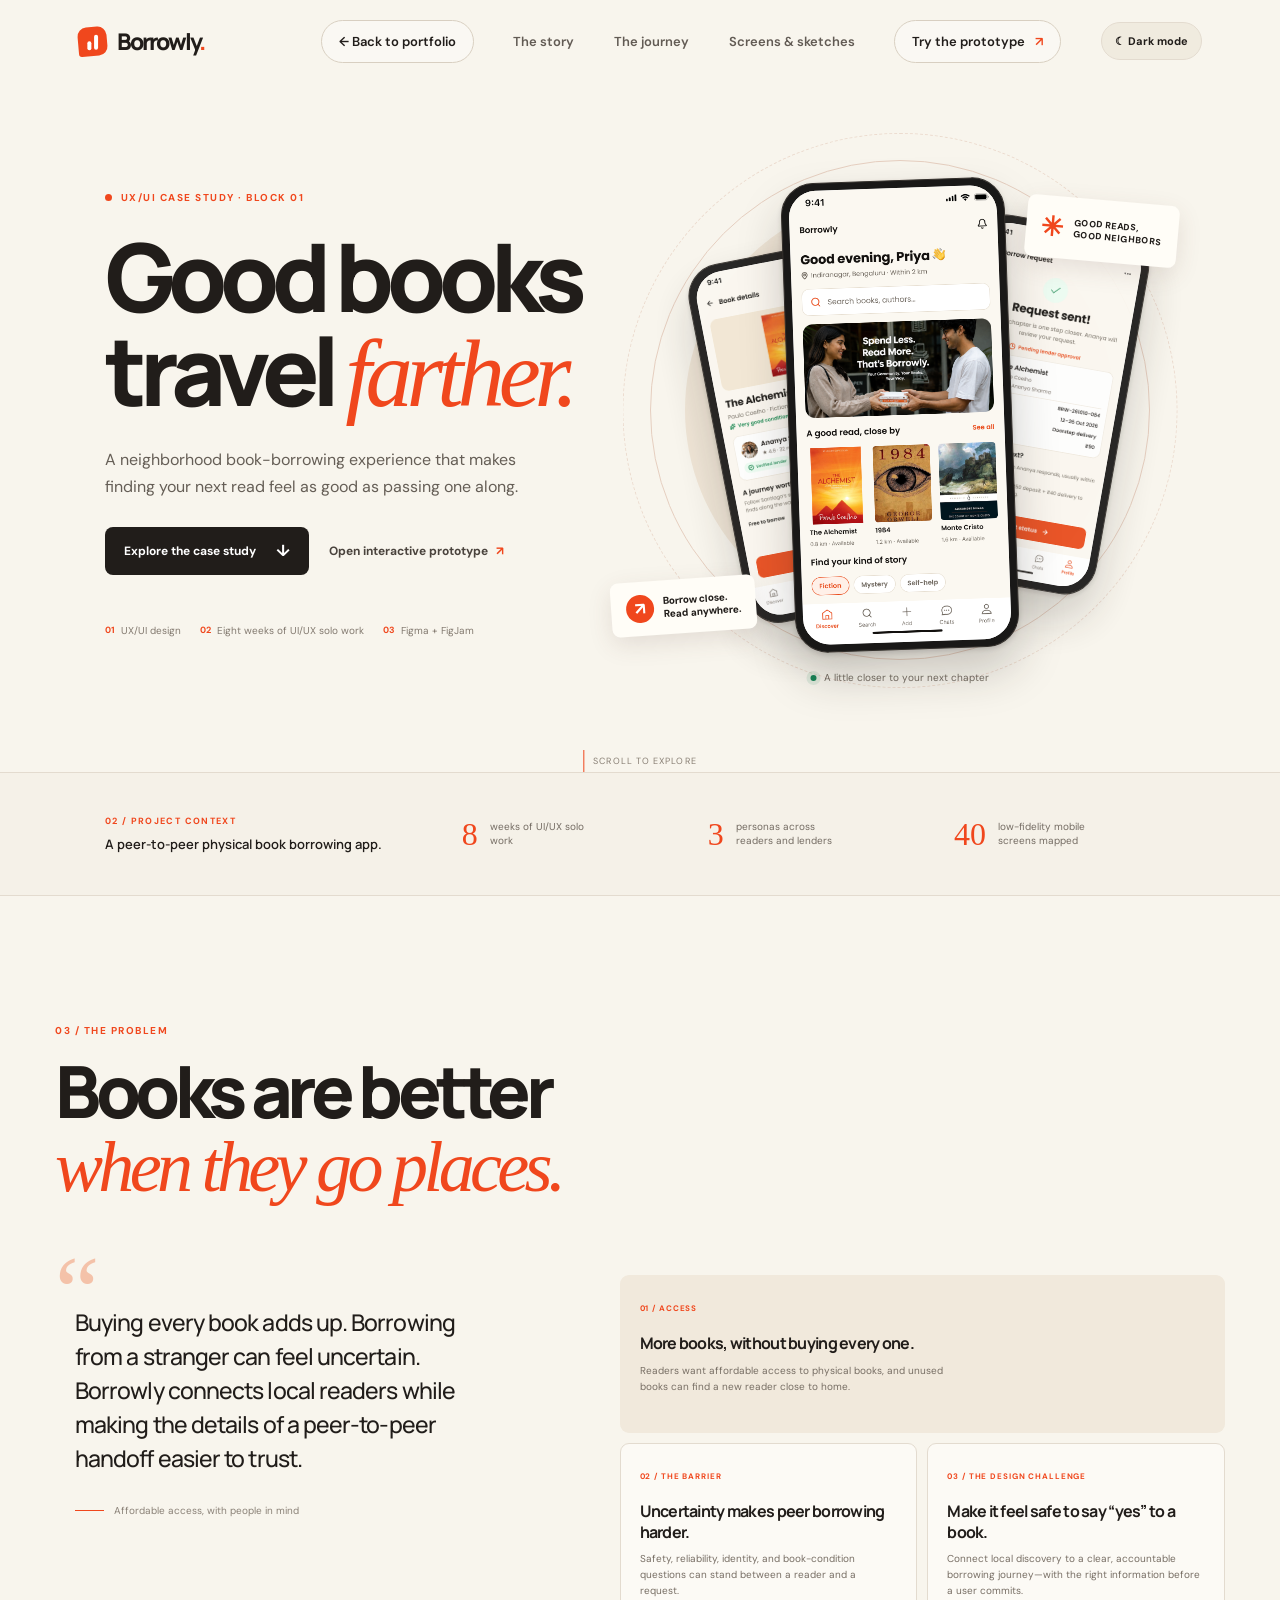
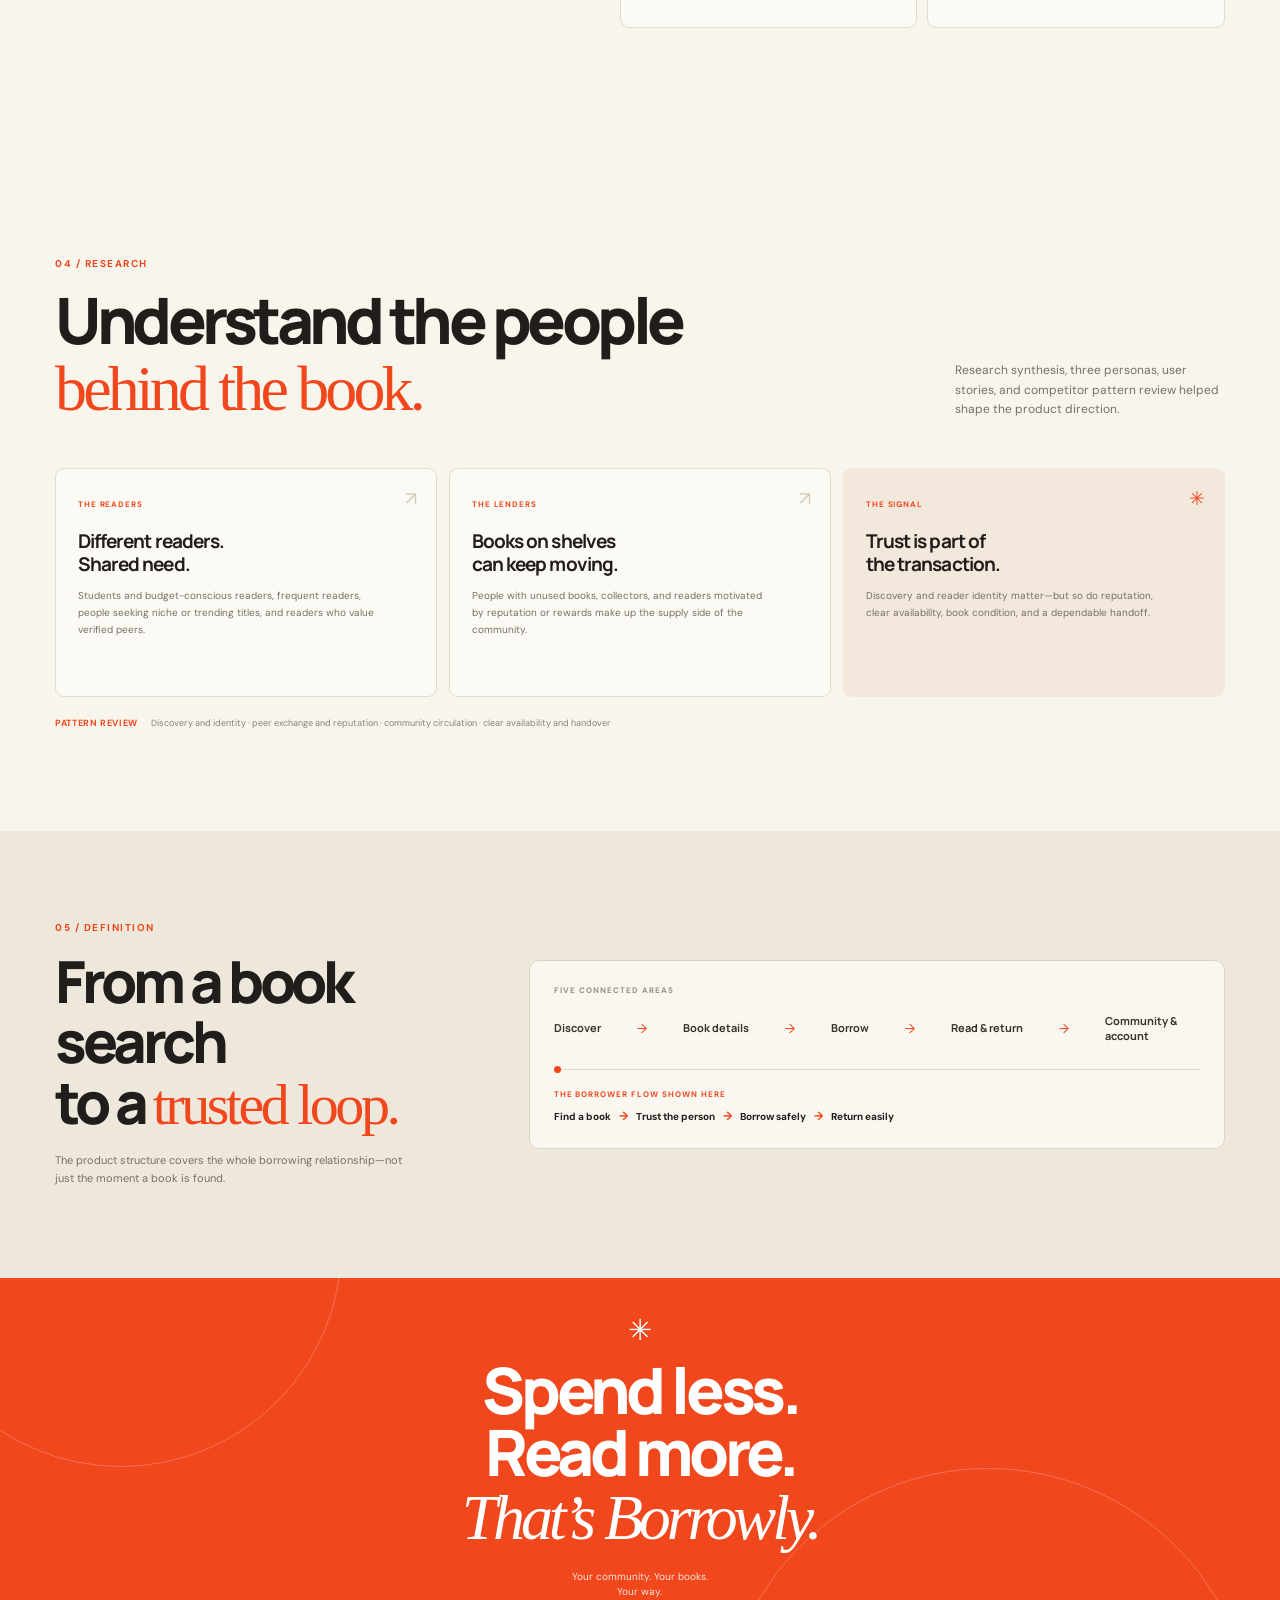
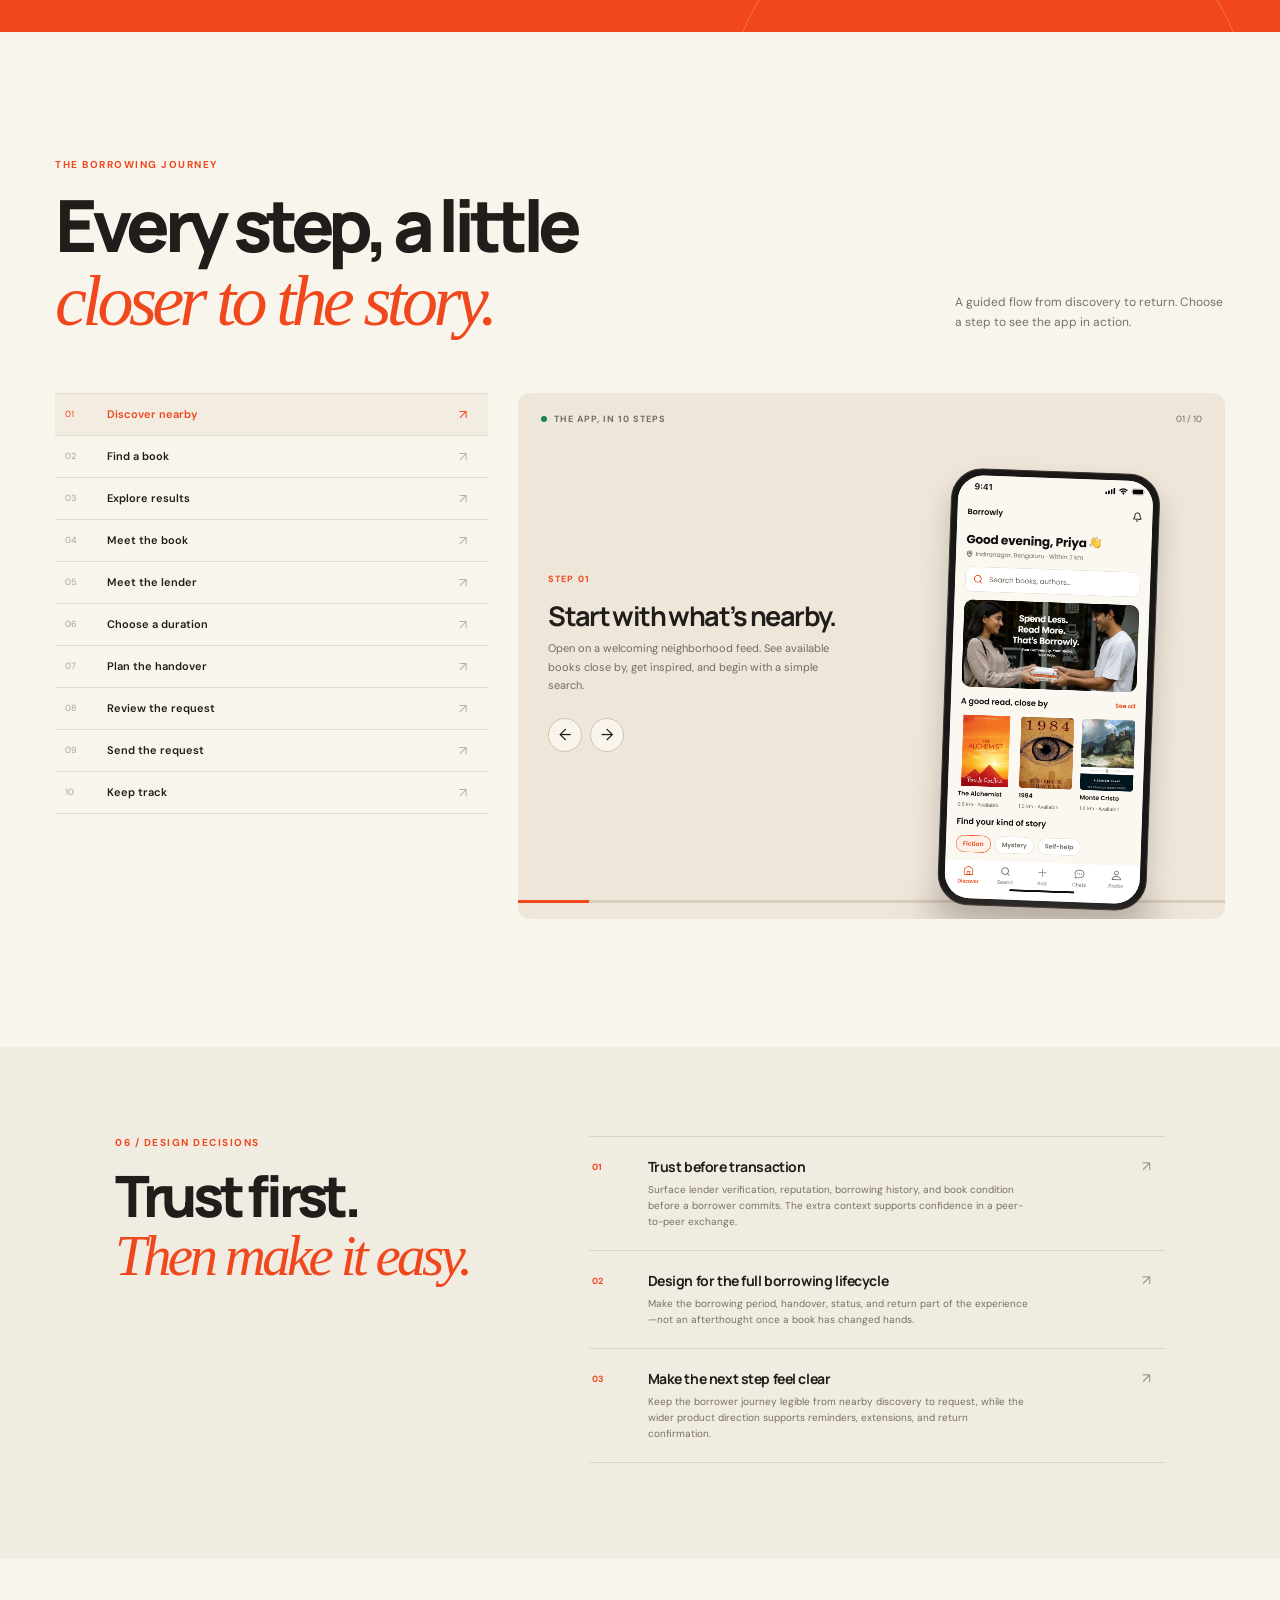
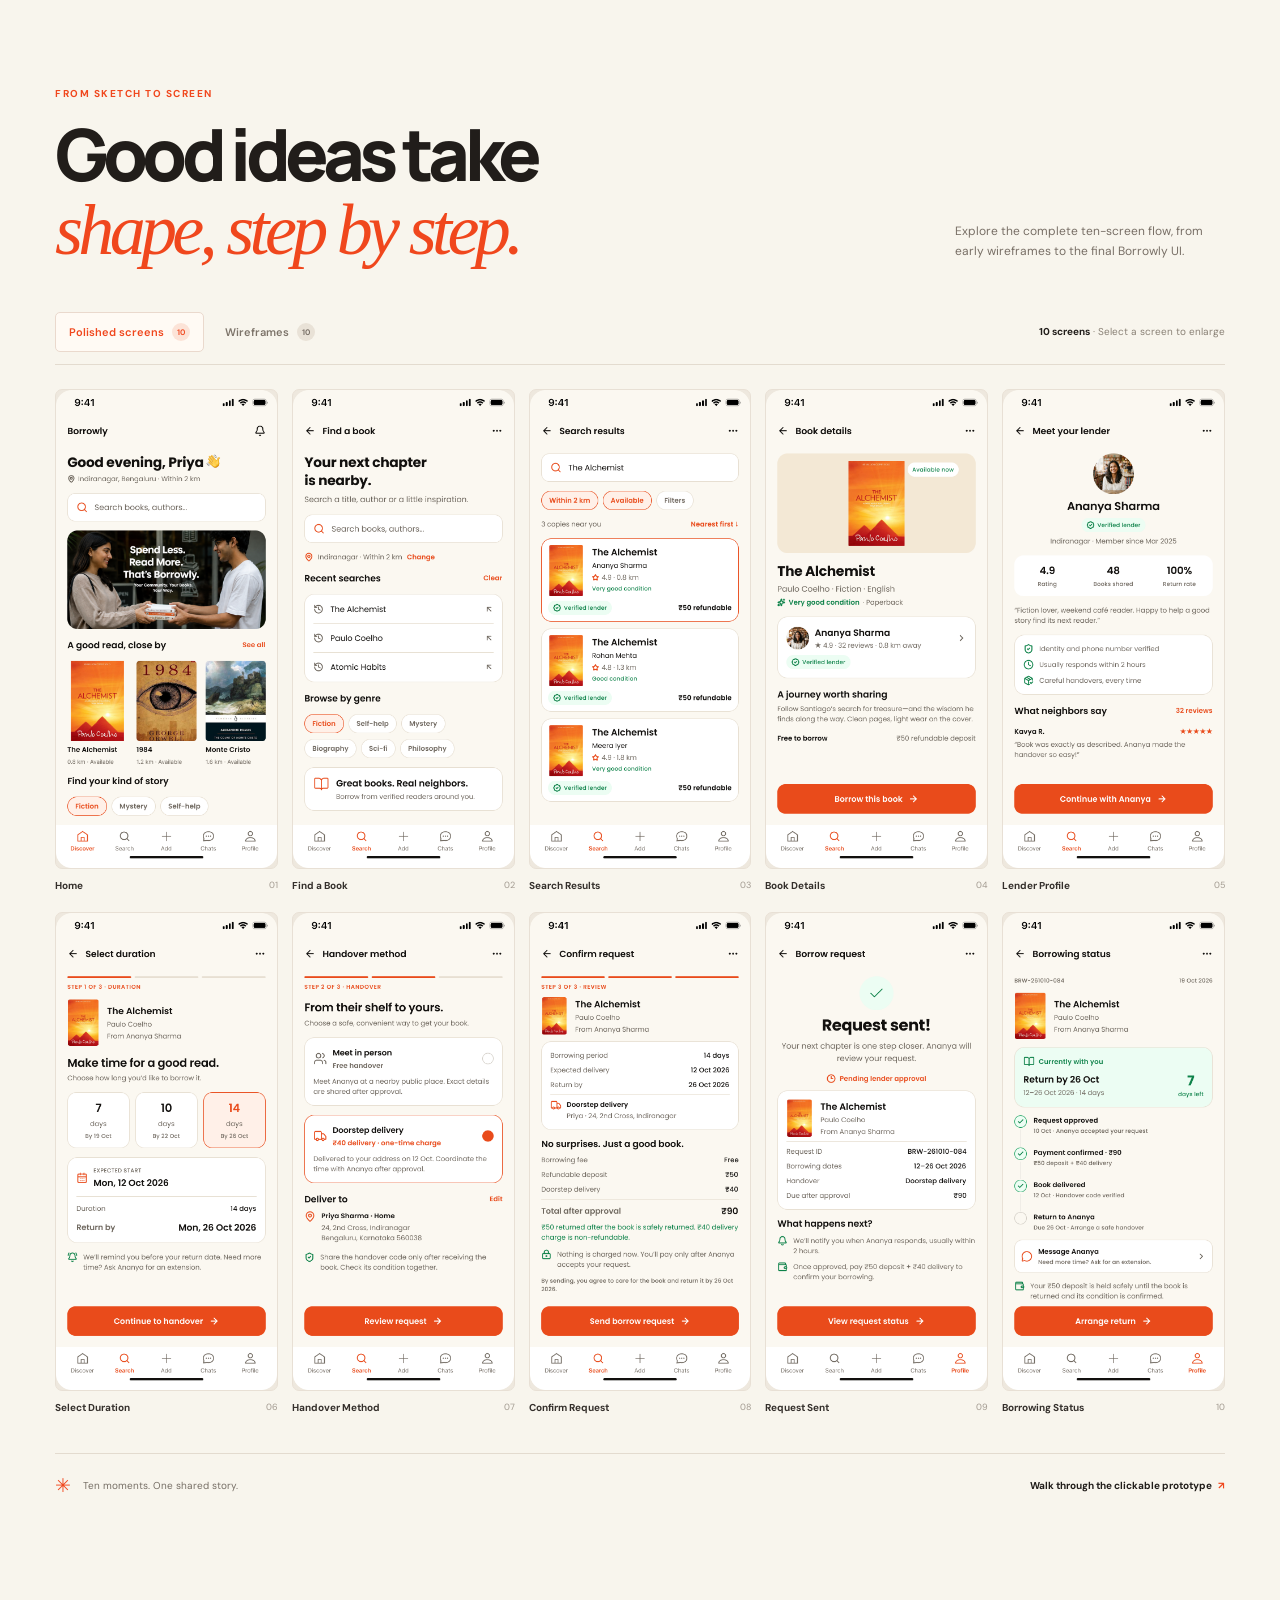
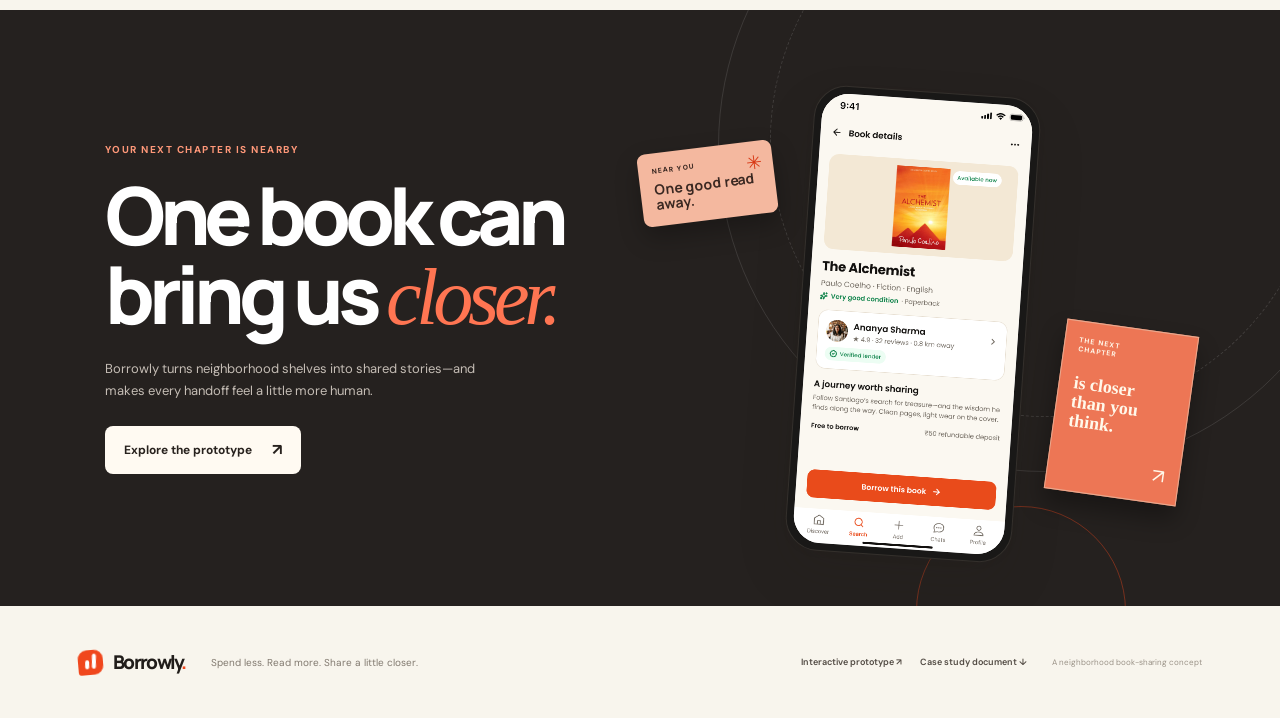
<file: Borrowly-Case-Study/index.html>
<!doctype html>
<html lang="en">
  <head>
    <meta charset="utf-8">
    <meta name="viewport" content="width=device-width, initial-scale=1">
    <meta name="theme-color" content="#f8f5ed">
    <meta name="description" content="Borrowly — a neighborhood book-borrowing experience, from the first search to the day a book comes home.">
    <title>Borrowly — Good books travel farther</title>
    <script>try{document.documentElement.dataset.theme=localStorage.getItem("portfolio-color-theme")||"light"}catch{document.documentElement.dataset.theme="light"}</script>
    <link rel="preconnect" href="https://fonts.googleapis.com">
    <link rel="preconnect" href="https://fonts.gstatic.com" crossorigin>
    <link href="https://fonts.googleapis.com/css2?family=DM+Sans:wght@400;500;600;700&family=Manrope:wght@400;500;600;700;800&display=swap" rel="stylesheet">
    <link rel="stylesheet" href="./styles.css">
    <script src="./script.js" defer></script>
  </head>
  <body>
    <a class="skip-link" href="#main">Skip to content</a>
    <header class="site-header">
      <a class="brand" href="#top" aria-label="Borrowly case study home">
        <span class="brand-mark" aria-hidden="true"><span></span><span></span></span>
        <span>Borrowly<span class="brand-period">.</span></span>
      </a>
      <button class="menu-toggle" aria-expanded="false" aria-controls="site-nav" aria-label="Open navigation">
        <span></span><span></span>
      </button>
      <nav class="site-nav" id="site-nav" aria-label="Main navigation">
        <a class="nav-cta" href="../index.html?from=case-study#home">← Back to portfolio</a>
        <a href="#story">The story</a>
        <a href="#journey">The journey</a>
        <a href="#screens">Screens &amp; sketches</a>
        <a class="nav-cta" href="./Prototype/Borrowly%20Prototype%202%20-%2019th%20Oct.html">Try the prototype <span aria-hidden="true">↗</span></a>
        <button class="theme-toggle" type="button" data-theme-toggle aria-label="Switch to dark mode" aria-pressed="false">☾ Dark mode</button>
      </nav>
    </header>

    <main id="main">
      <section class="hero" id="top">
        <div class="hero-copy">
          <p class="eyebrow"><span class="eyebrow-dot"></span> UX/UI case study · Block 01</p>
          <h1>Good books<br>travel <em>farther.</em></h1>
          <p class="hero-intro">A neighborhood book-borrowing experience that makes finding your next read feel as good as passing one along.</p>
          <div class="hero-actions">
            <a class="button button-dark" href="#story">Explore the case study <span aria-hidden="true">↓</span></a>
            <a class="text-link" href="./Prototype/Borrowly%20Prototype%202%20-%2019th%20Oct.html">Open interactive prototype <span aria-hidden="true">↗</span></a>
          </div>
          <div class="hero-meta">
            <span><b>01</b> UX/UI design</span>
            <span><b>02</b> Eight weeks of UI/UX solo work</span>
            <span><b>03</b> Figma + FigJam</span>
          </div>
        </div>

        <div class="hero-art" aria-label="Borrowly app mockup showing the home screen">
          <div class="hero-orbit orbit-one"></div>
          <div class="hero-orbit orbit-two"></div>
          <div class="hero-sticker sticker-top"><span class="sticker-star">✳</span> GOOD READS,<br>GOOD NEIGHBORS</div>
          <div class="hero-sticker sticker-bottom"><span class="sticker-icon">↗</span><span>Borrow close.<br>Read anywhere.</span></div>
          <div class="device device-back device-back-left">
            <div class="device-screen"><img src="./UI%20Screens/04%20Book%20Details.png" alt="" loading="eager"></div>
          </div>
          <div class="device device-back device-back-right">
            <div class="device-screen"><img src="./UI%20Screens/09%20Request%20Sent.png" alt="" loading="eager"></div>
          </div>
          <div class="device device-main">
            <div class="device-screen"><img src="./UI%20Screens/01%20Home.png" alt="Borrowly home screen: nearby books and neighborhood discovery" fetchpriority="high"></div>
          </div>
          <div class="hero-caption"><span class="caption-pulse"></span> A little closer to your next chapter</div>
        </div>
        <a class="scroll-cue" href="#story"><span></span> Scroll to explore</a>
      </section>

      <section class="snapshot" aria-label="Project overview">
        <div class="snapshot-intro"><span class="section-kicker">02 / PROJECT CONTEXT</span><p>A peer-to-peer physical book borrowing app.</p></div>
        <div class="snapshot-stat"><strong>8</strong><span>weeks of UI/UX solo work</span></div>
        <div class="snapshot-stat"><strong>3</strong><span>personas across readers and lenders</span></div>
        <div class="snapshot-stat"><strong>40</strong><span>low-fidelity mobile screens mapped</span></div>
      </section>

      <section class="story section-wrap" id="story">
        <div class="section-heading" data-reveal>
          <p class="section-kicker">03 / THE PROBLEM</p>
          <h2>Books are better<br><em>when they go places.</em></h2>
        </div>
        <div class="story-grid">
          <div class="story-lede" data-reveal>
            <span class="big-quote" aria-hidden="true">“</span>
            <p>Buying every book adds up. Borrowing from a stranger can feel uncertain. Borrowly connects local readers while making the details of a peer-to-peer handoff easier to trust.</p>
            <div class="story-signature"><span class="signature-line"></span> Affordable access, with people in mind</div>
          </div>
          <div class="story-cards" data-reveal>
            <article class="story-card">
              <span class="card-number">01 / ACCESS</span>
              <h3>More books, without buying every one.</h3>
              <p>Readers want affordable access to physical books, and unused books can find a new reader close to home.</p>
            </article>
            <article class="story-card">
              <span class="card-number">02 / THE BARRIER</span>
              <h3>Uncertainty makes peer borrowing harder.</h3>
              <p>Safety, reliability, identity, and book-condition questions can stand between a reader and a request.</p>
            </article>
            <article class="story-card">
              <span class="card-number">03 / THE DESIGN CHALLENGE</span>
              <h3>Make it feel safe to say “yes” to a book.</h3>
              <p>Connect local discovery to a clear, accountable borrowing journey—with the right information before a user commits.</p>
            </article>
          </div>
        </div>
      </section>

      <section class="research section-wrap">
        <div class="research-heading" data-reveal>
          <div>
            <p class="section-kicker">04 / RESEARCH</p>
            <h2>Understand the people<br><em>behind the book.</em></h2>
          </div>
          <p class="heading-aside">Research synthesis, three personas, user stories, and competitor pattern review helped shape the product direction.</p>
        </div>
        <div class="research-grid" data-reveal>
          <article class="research-card">
            <span class="research-icon" aria-hidden="true">↗</span>
            <span class="card-number">THE READERS</span>
            <h3>Different readers.<br>Shared need.</h3>
            <p>Students and budget-conscious readers, frequent readers, people seeking niche or trending titles, and readers who value verified peers.</p>
          </article>
          <article class="research-card">
            <span class="research-icon" aria-hidden="true">↗</span>
            <span class="card-number">THE LENDERS</span>
            <h3>Books on shelves<br>can keep moving.</h3>
            <p>People with unused books, collectors, and readers motivated by reputation or rewards make up the supply side of the community.</p>
          </article>
          <article class="research-card research-card-accent">
            <span class="research-icon" aria-hidden="true">✳</span>
            <span class="card-number">THE SIGNAL</span>
            <h3>Trust is part of<br>the transaction.</h3>
            <p>Discovery and reader identity matter—but so do reputation, clear availability, book condition, and a dependable handoff.</p>
          </article>
        </div>
        <p class="research-note"><span>Pattern review</span> Discovery and identity · peer exchange and reputation · community circulation · clear availability and handover</p>
      </section>

      <section class="definition">
        <div class="definition-inner">
          <div class="definition-heading" data-reveal>
            <p class="section-kicker">05 / DEFINITION</p>
            <h2>From a book search<br>to a <em>trusted loop.</em></h2>
            <p>The product structure covers the whole borrowing relationship—not just the moment a book is found.</p>
          </div>
          <div class="architecture" data-reveal aria-label="Borrowly information architecture">
            <div class="architecture-label">FIVE CONNECTED AREAS</div>
            <div class="architecture-items">
              <span>Discover</span><i>→</i><span>Book details</span><i>→</i><span>Borrow</span><i>→</i><span>Read &amp; return</span><i>→</i><span>Community &amp; account</span>
            </div>
            <div class="flow-line"><span class="flow-dot"></span></div>
            <div class="definition-flow"><span>THE BORROWER FLOW SHOWN HERE</span><b>Find a book <i>→</i> Trust the person <i>→</i> Borrow safely <i>→</i> Return easily</b></div>
          </div>
        </div>
      </section>

      <section class="manifesto">
        <div class="manifesto-inner" data-reveal>
          <span class="manifesto-spark" aria-hidden="true">✳</span>
          <p>Spend less.<br>Read more.<br><em>That’s Borrowly.</em></p>
          <span class="manifesto-note">Your community. Your books.<br>Your way.</span>
        </div>
      </section>

      <section class="journey section-wrap" id="journey">
        <div class="section-heading journey-heading" data-reveal>
          <div>
            <p class="section-kicker">THE BORROWING JOURNEY</p>
            <h2>Every step, a little<br><em>closer to the story.</em></h2>
          </div>
          <p class="heading-aside">A guided flow from discovery to return. Choose a step to see the app in action.</p>
        </div>
        <div class="journey-layout" data-reveal>
          <div class="journey-steps" role="tablist" aria-label="Borrowing journey steps">
            <button class="journey-step is-active" role="tab" aria-selected="true" data-step="0"><span>01</span><span>Discover nearby</span><i>↗</i></button>
            <button class="journey-step" role="tab" aria-selected="false" data-step="1"><span>02</span><span>Find a book</span><i>↗</i></button>
            <button class="journey-step" role="tab" aria-selected="false" data-step="2"><span>03</span><span>Explore results</span><i>↗</i></button>
            <button class="journey-step" role="tab" aria-selected="false" data-step="3"><span>04</span><span>Meet the book</span><i>↗</i></button>
            <button class="journey-step" role="tab" aria-selected="false" data-step="4"><span>05</span><span>Meet the lender</span><i>↗</i></button>
            <button class="journey-step" role="tab" aria-selected="false" data-step="5"><span>06</span><span>Choose a duration</span><i>↗</i></button>
            <button class="journey-step" role="tab" aria-selected="false" data-step="6"><span>07</span><span>Plan the handover</span><i>↗</i></button>
            <button class="journey-step" role="tab" aria-selected="false" data-step="7"><span>08</span><span>Review the request</span><i>↗</i></button>
            <button class="journey-step" role="tab" aria-selected="false" data-step="8"><span>09</span><span>Send the request</span><i>↗</i></button>
            <button class="journey-step" role="tab" aria-selected="false" data-step="9"><span>10</span><span>Keep track</span><i>↗</i></button>
          </div>
          <div class="journey-preview">
            <div class="preview-topline"><span class="preview-tag"><span class="live-dot"></span> THE APP, IN 10 STEPS</span><span class="preview-count" id="step-count">01 / 10</span></div>
            <div class="preview-content">
              <div class="preview-copy" aria-live="polite">
                <span class="preview-index" id="step-index">STEP 01</span>
                <h3 id="step-title">Start with what’s nearby.</h3>
                <p id="step-description">Open on a welcoming neighborhood feed. See available books close by, get inspired, and begin with a simple search.</p>
                <div class="preview-controls"><button class="round-button" id="step-prev" aria-label="Previous step">←</button><button class="round-button" id="step-next" aria-label="Next step">→</button></div>
              </div>
              <div class="preview-phone">
                <div class="preview-phone-screen"><img id="journey-image" src="./UI%20Screens/01%20Home.png" alt="Borrowly home screen" loading="lazy"></div>
                <span class="phone-shadow"></span>
              </div>
            </div>
            <div class="progress-track"><span id="progress-fill"></span></div>
          </div>
        </div>
      </section>

      <section class="principles">
        <div class="principles-title" data-reveal>
          <p class="section-kicker">06 / DESIGN DECISIONS</p>
          <h2>Trust first.<br><em>Then make it easy.</em></h2>
        </div>
        <div class="principle-list">
          <article class="principle" data-reveal><span>01</span><div><h3>Trust before transaction</h3><p>Surface lender verification, reputation, borrowing history, and book condition before a borrower commits. The extra context supports confidence in a peer-to-peer exchange.</p></div><b aria-hidden="true">↗</b></article>
          <article class="principle" data-reveal><span>02</span><div><h3>Design for the full borrowing lifecycle</h3><p>Make the borrowing period, handover, status, and return part of the experience—not an afterthought once a book has changed hands.</p></div><b aria-hidden="true">↗</b></article>
          <article class="principle" data-reveal><span>03</span><div><h3>Make the next step feel clear</h3><p>Keep the borrower journey legible from nearby discovery to request, while the wider product direction supports reminders, extensions, and return confirmation.</p></div><b aria-hidden="true">↗</b></article>
        </div>
      </section>

      <section class="screens section-wrap" id="screens">
        <div class="section-heading screens-heading" data-reveal>
          <div>
            <p class="section-kicker">FROM SKETCH TO SCREEN</p>
            <h2>Good ideas take<br><em>shape, step by step.</em></h2>
          </div>
          <p class="heading-aside">Explore the complete ten-screen flow, from early wireframes to the final Borrowly UI.</p>
        </div>
        <div class="gallery-toolbar" data-reveal>
          <div class="gallery-tabs" role="tablist" aria-label="Choose screen collection">
            <button class="gallery-tab is-active" role="tab" aria-selected="true" data-gallery="ui">Polished screens <span>10</span></button>
            <button class="gallery-tab" role="tab" aria-selected="false" data-gallery="wireframes">Wireframes <span>10</span></button>
          </div>
          <p><span class="gallery-count" id="gallery-count">10 screens</span> <span aria-hidden="true">·</span> Select a screen to enlarge</p>
        </div>
        <div class="screen-gallery" id="screen-gallery" aria-live="polite"></div>
        <div class="gallery-footnote"><span class="footnote-mark">✳</span><span>Ten moments. One shared story.</span><a href="./Prototype/Borrowly%20Prototype%202%20-%2019th%20Oct.html">Walk through the clickable prototype <b aria-hidden="true">↗</b></a></div>
      </section>

      <section class="closing-banner">
        <div class="banner-squiggle" aria-hidden="true"></div>
        <div class="closing-copy" data-reveal>
          <span class="section-kicker">YOUR NEXT CHAPTER IS NEARBY</span>
          <h2>One book can<br>bring us <em>closer.</em></h2>
          <p>Borrowly turns neighborhood shelves into shared stories—and makes every handoff feel a little more human.</p>
          <a class="button button-light" href="./Prototype/Borrowly%20Prototype%202%20-%2019th%20Oct.html">Explore the prototype <span aria-hidden="true">↗</span></a>
        </div>
        <div class="banner-mockup" aria-label="Borrowly book details screen mockup">
          <div class="banner-float-note"><span>NEAR YOU</span><b>One good read<br>away.</b><i>✳</i></div>
          <div class="device device-banner">
            <div class="device-screen"><img src="./UI%20Screens/04%20Book%20Details.png" alt="Borrowly book details screen shown in an app mockup" loading="lazy"></div>
          </div>
          <div class="banner-book" aria-hidden="true"><span>THE NEXT<br>CHAPTER</span><b>is closer<br>than you think.</b><i>↗</i></div>
        </div>
      </section>
    </main>

    <footer class="site-footer">
      <a class="brand footer-brand" href="#top"><span class="brand-mark" aria-hidden="true"><span></span><span></span></span><span>Borrowly<span class="brand-period">.</span></span></a>
      <p>Spend less. Read more. Share a little closer.</p>
      <div class="footer-links">
        <a href="./Prototype/Borrowly%20Prototype%202%20-%2019th%20Oct.html">Interactive prototype ↗</a>
        <a href="./Case%20Study/Borrowly_Case_Study_Six_Block.docx" download>Case study document ↓</a>
      </div>
      <span class="copyright">A neighborhood book-sharing concept</span>
    </footer>

    <dialog class="lightbox" id="screen-lightbox" aria-label="Enlarged app screen">
      <div class="lightbox-inner">
        <button class="lightbox-close" aria-label="Close enlarged screen">×</button>
        <button class="lightbox-arrow lightbox-prev" aria-label="Previous screen">←</button>
        <figure><img id="lightbox-image" alt=""><figcaption id="lightbox-caption"></figcaption></figure>
        <button class="lightbox-arrow lightbox-next" aria-label="Next screen">→</button>
      </div>
    </dialog>
  </body>
</html>
</file>
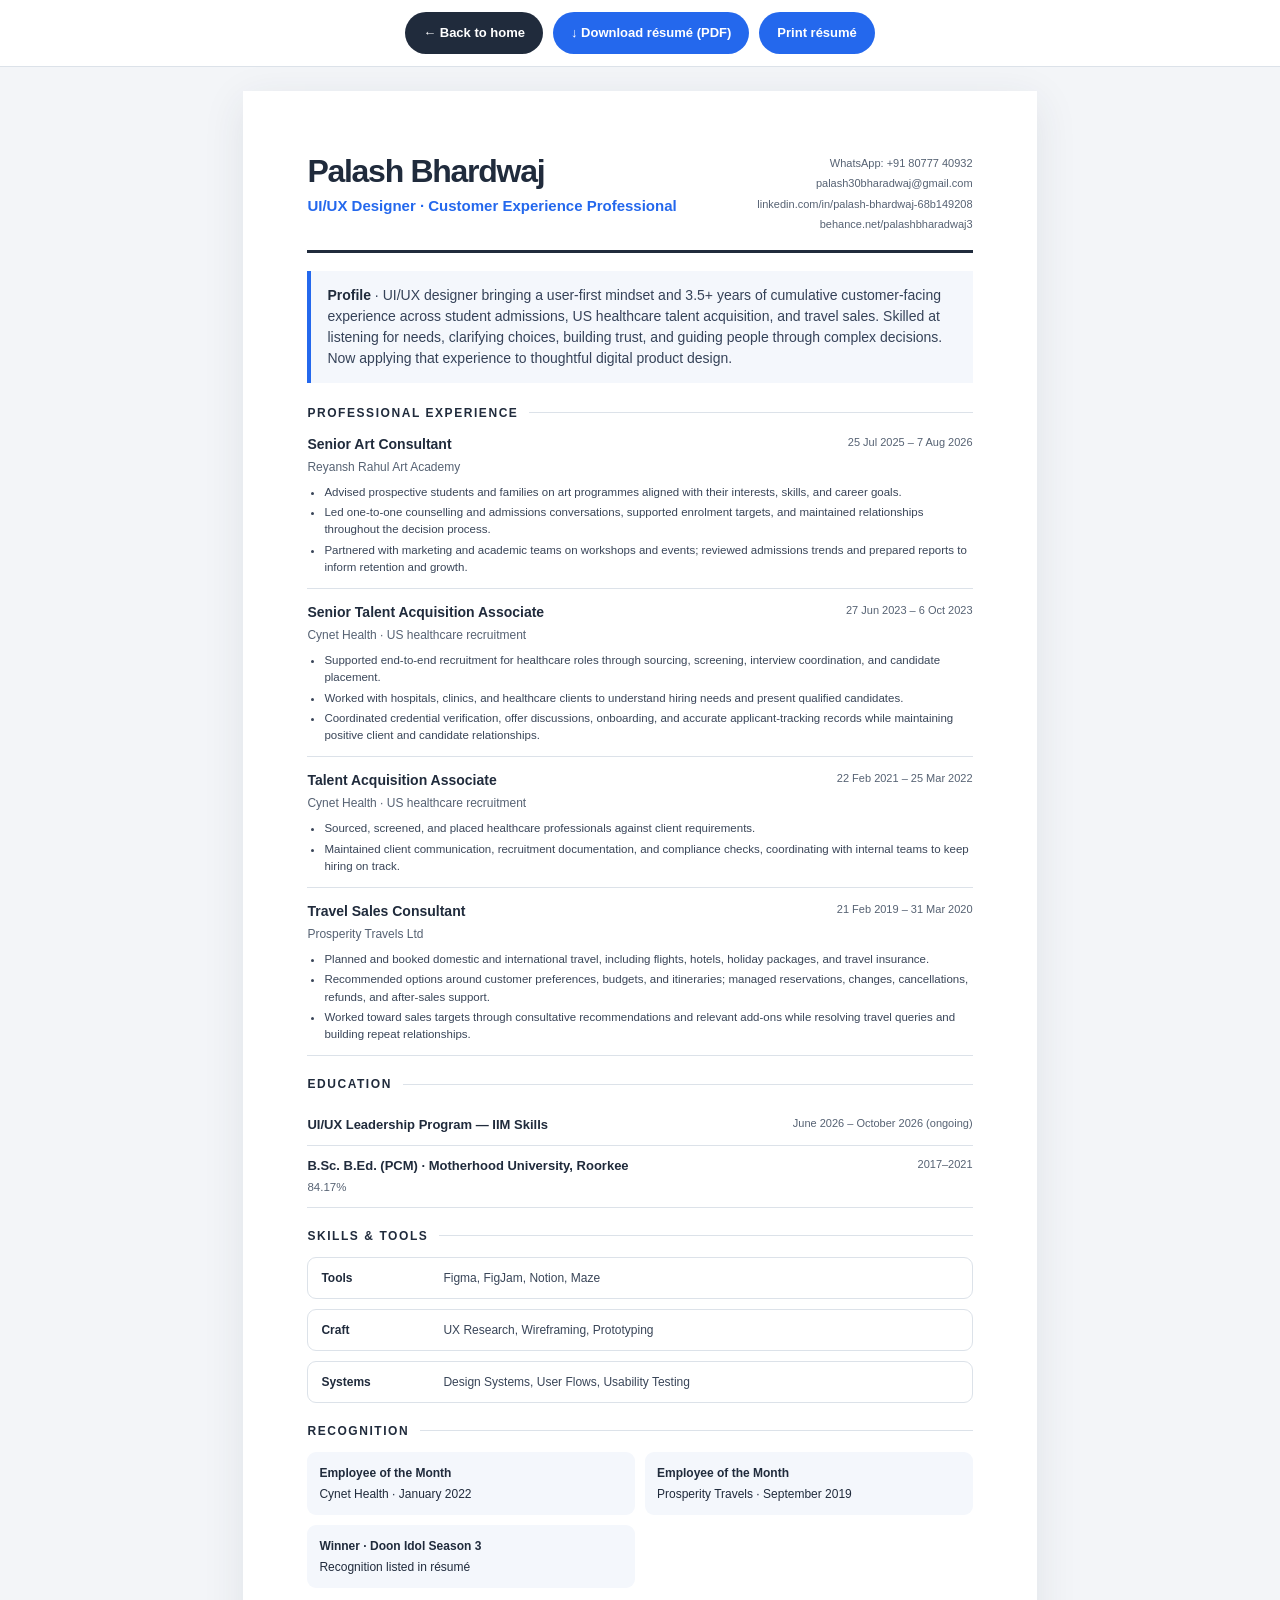
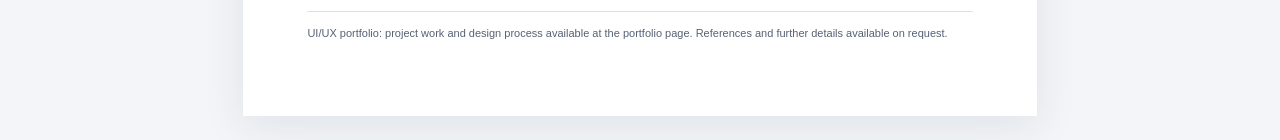
<file: Palash-Bhardwaj-Resume.html>
<!DOCTYPE html>
<html lang="en">
<head>
  <meta charset="UTF-8">
  <meta name="viewport" content="width=device-width, initial-scale=1.0">
  <meta name="description" content="Résumé of Palash Bhardwaj, UI/UX designer with a background in admissions consulting, healthcare recruitment, and travel sales.">
  <title>Palash Bhardwaj — Résumé</title>
  <style>
    :root{--ink:#202b3c;--muted:#566273;--line:#dce2e9;--accent:#2468ed;--paper:#f3f5f8}
    *{box-sizing:border-box}
    body{margin:0;background:var(--paper);color:var(--ink);font:14px/1.5 Arial,Helvetica,sans-serif}
    a{color:inherit;text-decoration:none}
    .toolbar{position:sticky;top:0;z-index:5;display:flex;justify-content:center;flex-wrap:wrap;gap:10px;padding:12px;background:#fff;border-bottom:1px solid var(--line)}
    .toolbar a,.toolbar button{display:inline-flex;align-items:center;justify-content:center;padding:11px 18px;border:0;border-radius:999px;background:var(--accent);color:#fff;font-size:13px;font-weight:800;cursor:pointer}
    .toolbar .back-home{background:#202b3c}
    .resume{width:min(210mm,calc(100% - 32px));min-height:297mm;margin:24px auto;padding:17mm;background:#fff;box-shadow:0 10px 40px #26324818}
    .resume-header{display:flex;justify-content:space-between;align-items:flex-start;gap:24px;padding-bottom:17px;border-bottom:3px solid var(--ink)}
    h1{margin:0;font-size:32px;line-height:1.05;letter-spacing:-.04em}
    .role{margin:7px 0 0;color:var(--accent);font-size:15px;font-weight:700}
    .contact{display:grid;gap:4px;text-align:right;color:var(--muted);font-size:11px}
    .contact a:hover{text-decoration:underline}
    .summary{margin:18px 0 21px;padding:14px 16px;border-left:4px solid var(--accent);background:#f4f7fc;color:#354258}
    .summary strong{color:var(--ink)}
    .section-title{display:flex;align-items:center;gap:11px;margin:19px 0 12px;font-size:12px;letter-spacing:.13em;text-transform:uppercase}
    .section-title:after{content:"";height:1px;flex:1;background:var(--line)}
    .job{display:grid;grid-template-columns:1fr auto;gap:3px 16px;margin:0 0 13px;padding-bottom:12px;border-bottom:1px solid var(--line);break-inside:avoid}
    .job:last-child{border-bottom:0}
    .job h3{margin:0;font-size:14px}
    .job .company{color:var(--muted);font-size:12px}
    .job .date{grid-column:2;grid-row:1/3;color:var(--muted);font-size:11px;text-align:right;white-space:nowrap}
    .job ul{grid-column:1/-1;margin:5px 0 0;padding-left:17px;color:#394558;font-size:11.5px}
    .job li+li{margin-top:3px}
    .education{display:grid;grid-template-columns:1fr auto;gap:4px 12px;padding:10px 0;border-bottom:1px solid var(--line);break-inside:avoid}
    .education:last-child{border-bottom:0}
    .education strong{font-size:13px}
    .education .date{color:var(--muted);font-size:11px;text-align:right}
    .education p{grid-column:1/-1;margin:0;color:var(--muted);font-size:11.5px}
    .skills{display:grid;gap:10px}
    .skill-row{display:grid;grid-template-columns:110px 1fr;gap:12px;padding:11px 13px;border:1px solid var(--line);border-radius:9px}
    .skill-row strong{font-size:12px}
    .skill-row span{color:#394558;font-size:12px}
    .awards{display:grid;grid-template-columns:repeat(2,1fr);gap:10px}
    .award{padding:12px;border-radius:9px;background:#f4f7fc;font-size:12px}
    .award strong{display:block;margin-bottom:3px}
    .closing{margin-top:23px;padding-top:13px;border-top:1px solid var(--line);color:var(--muted);font-size:11px}
    @media(max-width:620px){
      .resume{width:calc(100% - 20px);min-height:0;margin:10px auto;padding:24px 20px}
      .resume-header{display:block}
      .contact{text-align:left;margin-top:12px}
      .job .date{font-size:10px}
      .awards{grid-template-columns:1fr}
      .skill-row{grid-template-columns:1fr;gap:3px}
    }
    @page{size:A4;margin:0}
    @media print{
      body{background:#fff;font-size:12px;-webkit-print-color-adjust:exact;print-color-adjust:exact}
      .toolbar{display:none}
      .resume{width:210mm;min-height:297mm;margin:0;padding:15mm 16mm;box-shadow:none}
    }
  </style>
</head>
<body>
  <nav class="toolbar" aria-label="Résumé actions">
    <a class="back-home" href="./index.html?from=resume#home">← Back to home</a>
    <a href="./Palash-Bhardwaj-Resume.pdf" download>↓ Download résumé (PDF)</a>
    <button type="button" onclick="window.print()">Print résumé</button>
  </nav>
  <main class="resume">
    <header class="resume-header">
      <div>
        <h1>Palash Bhardwaj</h1>
        <p class="role">UI/UX Designer · Customer Experience Professional</p>
      </div>
      <div class="contact">
        <a href="https://wa.me/918077740932" target="_blank" rel="noopener noreferrer">WhatsApp: +91 80777 40932</a>
        <a href="mailto:palash30bharadwaj@gmail.com">palash30bharadwaj@gmail.com</a>
        <a href="https://www.linkedin.com/in/palash-bhardwaj-68b149208/" target="_blank" rel="noopener noreferrer">linkedin.com/in/palash-bhardwaj-68b149208</a>
        <a href="https://www.behance.net/palashbharadwaj3" target="_blank" rel="noopener noreferrer">behance.net/palashbharadwaj3</a>
      </div>
    </header>

    <p class="summary"><strong>Profile</strong> · UI/UX designer bringing a user-first mindset and 3.5+ years of cumulative customer-facing experience across student admissions, US healthcare talent acquisition, and travel sales. Skilled at listening for needs, clarifying choices, building trust, and guiding people through complex decisions. Now applying that experience to thoughtful digital product design.</p>

    <h2 class="section-title">Professional experience</h2>
    <article class="job">
      <h3>Senior Art Consultant</h3>
      <div class="company">Reyansh Rahul Art Academy</div>
      <div class="date">25 Jul 2025 – 7 Aug 2026</div>
      <ul>
        <li>Advised prospective students and families on art programmes aligned with their interests, skills, and career goals.</li>
        <li>Led one-to-one counselling and admissions conversations, supported enrolment targets, and maintained relationships throughout the decision process.</li>
        <li>Partnered with marketing and academic teams on workshops and events; reviewed admissions trends and prepared reports to inform retention and growth.</li>
      </ul>
    </article>
    <article class="job">
      <h3>Senior Talent Acquisition Associate</h3>
      <div class="company">Cynet Health · US healthcare recruitment</div>
      <div class="date">27 Jun 2023 – 6 Oct 2023</div>
      <ul>
        <li>Supported end-to-end recruitment for healthcare roles through sourcing, screening, interview coordination, and candidate placement.</li>
        <li>Worked with hospitals, clinics, and healthcare clients to understand hiring needs and present qualified candidates.</li>
        <li>Coordinated credential verification, offer discussions, onboarding, and accurate applicant-tracking records while maintaining positive client and candidate relationships.</li>
      </ul>
    </article>
    <article class="job">
      <h3>Talent Acquisition Associate</h3>
      <div class="company">Cynet Health · US healthcare recruitment</div>
      <div class="date">22 Feb 2021 – 25 Mar 2022</div>
      <ul>
        <li>Sourced, screened, and placed healthcare professionals against client requirements.</li>
        <li>Maintained client communication, recruitment documentation, and compliance checks, coordinating with internal teams to keep hiring on track.</li>
      </ul>
    </article>
    <article class="job">
      <h3>Travel Sales Consultant</h3>
      <div class="company">Prosperity Travels Ltd</div>
      <div class="date">21 Feb 2019 – 31 Mar 2020</div>
      <ul>
        <li>Planned and booked domestic and international travel, including flights, hotels, holiday packages, and travel insurance.</li>
        <li>Recommended options around customer preferences, budgets, and itineraries; managed reservations, changes, cancellations, refunds, and after-sales support.</li>
        <li>Worked toward sales targets through consultative recommendations and relevant add-ons while resolving travel queries and building repeat relationships.</li>
      </ul>
    </article>

    <section>
      <h2 class="section-title">Education</h2>
      <article class="education"><strong>UI/UX Leadership Program — IIM Skills</strong><span class="date">June 2026 – October 2026 (ongoing)</span></article>
      <article class="education"><strong>B.Sc. B.Ed. (PCM) · Motherhood University, Roorkee</strong><span class="date">2017–2021</span><p>84.17%</p></article>

      <h2 class="section-title">Skills &amp; tools</h2>
      <div class="skills">
        <div class="skill-row"><strong>Tools</strong><span>Figma, FigJam, Notion, Maze</span></div>
        <div class="skill-row"><strong>Craft</strong><span>UX Research, Wireframing, Prototyping</span></div>
        <div class="skill-row"><strong>Systems</strong><span>Design Systems, User Flows, Usability Testing</span></div>
      </div>

      <h2 class="section-title">Recognition</h2>
      <div class="awards">
        <div class="award"><strong>Employee of the Month</strong>Cynet Health · January 2022</div>
        <div class="award"><strong>Employee of the Month</strong>Prosperity Travels · September 2019</div>
        <div class="award"><strong>Winner · Doon Idol Season 3</strong>Recognition listed in résumé</div>
      </div>
      <p class="closing">UI/UX portfolio: project work and design process available at the portfolio page. References and further details available on request.</p>
    </section>
  </main>
</body>
</html>
</file>
<file: Borrowly-Case-Study/styles.css>
:root {
  --paper: #f8f5ed;
  --paper-deep: #f0ebdf;
  --ink: #211d1a;
  --muted: #726c65;
  --line: #e3dbcf;
  --orange: #f0471d;
  --orange-deep: #d83814;
  --green: #188558;
  --serif: Georgia, "Times New Roman", serif;
  --sans: "DM Sans", "Manrope", sans-serif;
  --display: "Manrope", "DM Sans", sans-serif;
  --content: 1240px;
}

:root[data-theme="dark"] {
  color-scheme: dark;
  --paper: #191613;
  --paper-deep: #24201c;
  --ink: #f4ece2;
  --muted: #c1b4a7;
  --line: #494039;
}

* { box-sizing: border-box; }
html { scroll-behavior: smooth; scroll-padding-top: 90px; }
body { margin: 0; background: var(--paper); color: var(--ink); font-family: var(--sans); -webkit-font-smoothing: antialiased; }
body:has(.lightbox[open]) { overflow: hidden; }
button, a { font: inherit; }
a { color: inherit; text-decoration: none; }
button { color: inherit; }
::selection { background: #ffbd9f; color: var(--ink); }

.skip-link { position: fixed; z-index: 30; top: 12px; left: 12px; padding: 12px 16px; transform: translateY(-160%); background: var(--ink); color: white; border-radius: 8px; }
.skip-link:focus { transform: translateY(0); }
.site-header { height: 82px; position: relative; z-index: 10; display: flex; align-items: center; justify-content: space-between; max-width: 1440px; margin: auto; padding: 0 6.1%; }
.brand { display: inline-flex; align-items: center; gap: 10px; font: 800 23px/1 var(--display); letter-spacing: -.09em; }
.brand-period { color: var(--orange); }
.brand-mark { width: 29px; height: 29px; display: inline-flex; gap: 3px; align-items: flex-end; justify-content: center; padding: 6px; background: var(--orange); border-radius: 9px 9px 9px 3px; transform: rotate(-5deg); }
.brand-mark span { width: 4px; background: white; border-radius: 4px; transform: rotate(5deg); }
.brand-mark span:first-child { height: 9px; }
.brand-mark span:last-child { height: 15px; }
.theme-toggle { min-height: 38px; padding: 0 13px; border: 1px solid var(--line); border-radius: 999px; background: var(--paper-deep); color: var(--ink); cursor: pointer; font-size: 11px; font-weight: 700; white-space: nowrap; transition: border-color .2s, background .2s; }
.theme-toggle:hover { border-color: var(--orange); }
.site-nav { display: flex; align-items: center; gap: clamp(22px, 3.1vw, 46px); color: #625b54; font-size: 13px; font-weight: 600; }
.site-nav > a:not(.nav-cta) { transition: color .2s; }
.site-nav > a:not(.nav-cta):hover, .text-link:hover { color: var(--orange); }
.nav-cta { padding: 12px 17px; border: 1px solid #d8cfc1; border-radius: 999px; background: rgba(255,255,255,.35); color: var(--ink); transition: background .2s, border-color .2s, transform .2s; }
.nav-cta:hover { background: white; border-color: var(--orange); transform: translateY(-2px); }
.nav-cta span { color: var(--orange); padding-left: 7px; }
.menu-toggle { display: none; }

:root[data-theme="dark"] .site-nav { color: var(--muted); }
:root[data-theme="dark"] .skip-link { background: #f4ece2; color: #191613; }
:root[data-theme="dark"] .button-dark { background: #f4ece2; color: #191613; }
:root[data-theme="dark"] .button-dark:hover { background: white; }
:root[data-theme="dark"] .button-light { background: #e7ddd0; color: #191613; }
:root[data-theme="dark"] .nav-cta { border-color: var(--line); background: #ffffff08; }
:root[data-theme="dark"] .nav-cta:hover { background: #ffffff12; }
:root[data-theme="dark"] .snapshot { background: #211d19; }
:root[data-theme="dark"] .hero-art::before { background: #2b261f; }
:root[data-theme="dark"] .hero-orbit { border-color: #544237; }
:root[data-theme="dark"] .definition { background: var(--paper); }
:root[data-theme="dark"] .architecture { background: #211d19; border-color: var(--line); }
:root[data-theme="dark"] .architecture-items span { color: var(--ink); }
:root[data-theme="dark"] .flow-line { background: var(--line); }
:root[data-theme="dark"] .journey-step:hover,
:root[data-theme="dark"] .journey-step.is-active { background: #2b261f; }
:root[data-theme="dark"] .journey-preview { background: #2b261f; }
:root[data-theme="dark"] .principles { background: #211d19; }
:root[data-theme="dark"] .principle-list,
:root[data-theme="dark"] .principle { border-color: var(--line); }
:root[data-theme="dark"] .gallery-tab.is-active { border-color: #604333; background: #2b261f; }
:root[data-theme="dark"] .gallery-tab span { background: #39332c; color: var(--muted); }
:root[data-theme="dark"] .gallery-tab.is-active span { background: #4b3027; }
:root[data-theme="dark"] .screen-thumb { border-color: var(--line); background: #29241f; }
:root[data-theme="dark"] .thumb-zoom { background: #26211d; }
:root[data-theme="dark"] .lightbox { background: #211d19; }
:root[data-theme="dark"] .lightbox figure img { border-color: var(--line); }
:root[data-theme="dark"] .lightbox-close,
:root[data-theme="dark"] .lightbox-arrow { border-color: var(--line); background: #302a24; color: var(--ink); }
:root[data-theme="dark"] .hero-sticker { color: #211d1a; }
:root[data-theme="dark"] .story-card h3,
:root[data-theme="dark"] .research-card h3 { color: #211d1a; }
:root[data-theme="dark"] .hero-intro,
:root[data-theme="dark"] .hero-meta,
:root[data-theme="dark"] .snapshot-stat span,
:root[data-theme="dark"] .definition-heading > p:last-child,
:root[data-theme="dark"] .architecture-label,
:root[data-theme="dark"] .heading-aside,
:root[data-theme="dark"] .journey-step > span:first-child,
:root[data-theme="dark"] .journey-step i,
:root[data-theme="dark"] .preview-topline,
:root[data-theme="dark"] .preview-copy p,
:root[data-theme="dark"] .principle p,
:root[data-theme="dark"] .principle > b,
:root[data-theme="dark"] .gallery-tab,
:root[data-theme="dark"] .gallery-toolbar > p,
:root[data-theme="dark"] .screen-title,
:root[data-theme="dark"] .gallery-footnote,
:root[data-theme="dark"] .site-footer > p,
:root[data-theme="dark"] .footer-links,
:root[data-theme="dark"] .copyright,
:root[data-theme="dark"] .lightbox figcaption { color: var(--muted); }
:root[data-theme="dark"] .site-footer { background: #111; }

.hero { min-height: 690px; max-width: 1440px; position: relative; display: grid; grid-template-columns: minmax(430px, .95fr) minmax(480px, 1.05fr); align-items: center; gap: 2%; margin: auto; padding: 30px 8.2% 62px; overflow: hidden; }
.hero-copy { z-index: 2; padding: 6px 0 0; }
.eyebrow, .section-kicker { display: flex; align-items: center; gap: 9px; margin: 0; color: var(--orange); font-size: 10px; font-weight: 700; letter-spacing: .15em; text-transform: uppercase; }
.eyebrow { margin-bottom: 25px; }
.eyebrow-dot, .live-dot, .caption-pulse { width: 7px; height: 7px; display: inline-block; border-radius: 50%; background: var(--orange); }
.hero h1, .section-heading h2, .principles-title h2, .closing-copy h2 { margin: 0; font: 800 clamp(56px, 7.4vw, 98px)/.99 var(--display); letter-spacing: -.075em; }
.hero h1 em, .section-heading h2 em, .principles-title h2 em, .closing-copy h2 em { color: var(--orange); font-family: var(--serif); font-weight: 400; letter-spacing: -.065em; }
.hero-intro { max-width: 460px; margin: 24px 0 27px; color: #655e56; font-size: 16px; line-height: 1.7; }
.hero-actions { display: flex; align-items: center; flex-wrap: wrap; gap: 20px; }
.button { display: inline-flex; align-items: center; justify-content: center; gap: 20px; min-height: 48px; padding: 0 19px; border: 0; border-radius: 8px; font-size: 12px; font-weight: 700; transition: transform .2s, background .2s, box-shadow .2s; }
.button:hover { transform: translateY(-3px); box-shadow: 0 8px 20px #211d1a20; }
.button-dark { color: white; background: var(--ink); }
.button-dark:hover { background: #39332e; }
.button span { font-size: 16px; }
.text-link { color: #4a433d; font-size: 12px; font-weight: 700; transition: color .2s; }
.text-link span { padding-left: 5px; color: var(--orange); }
.hero-meta { display: flex; gap: 19px; margin-top: 49px; color: #82796f; font-size: 10px; }
.hero-meta span { display: flex; gap: 6px; align-items: center; }
.hero-meta b { color: var(--orange); font: 700 9px var(--sans); }

.hero-art { position: relative; height: 580px; isolation: isolate; }
.hero-art::before { content: ""; position: absolute; width: 430px; height: 430px; top: 74px; left: 50%; z-index: -2; transform: translateX(-50%); background: #f0e6d7; border-radius: 50%; }
.hero-orbit { position: absolute; z-index: -1; border: 1px solid #e6cfc0; border-radius: 50%; }
.orbit-one { width: 500px; height: 500px; left: 50%; top: 39px; transform: translateX(-50%); }
.orbit-two { width: 555px; height: 555px; left: 50%; top: 12px; transform: translateX(-50%); border-style: dashed; opacity: .68; }
.device { position: absolute; background: #191817; padding: 7px; border: 1px solid #34302c; border-radius: 33px; box-shadow: 0 24px 46px #25201d38, 0 2px 5px #25201d29; overflow: hidden; }
.device-screen { width: 100%; height: 100%; overflow: hidden; border-radius: 27px; background: white; }
.device-screen img { width: 100%; height: 100%; display: block; object-fit: cover; object-position: center top; }
.device-main { width: 224px; height: 470px; z-index: 2; top: 59px; left: 50%; transform: translateX(-50%) rotate(-2deg); animation: float-phone 6s ease-in-out infinite; }
.device-back { width: 177px; height: 365px; opacity: .93; }
.device-back-left { z-index: 1; top: 129px; left: calc(50% - 184px); transform: rotate(-11deg); animation: float-left 7s ease-in-out infinite; }
.device-back-right { z-index: 1; top: 101px; left: calc(50% + 47px); transform: rotate(10deg); animation: float-right 6.5s ease-in-out infinite; }
.hero-sticker { position: absolute; z-index: 3; display: flex; align-items: center; gap: 9px; padding: 13px 15px; border-radius: 8px; background: #fffdf7; box-shadow: 0 8px 25px #5a413321; font-size: 9px; font-weight: 800; line-height: 1.35; letter-spacing: .05em; }
.sticker-top { top: 79px; right: -3px; transform: rotate(5deg); }
.sticker-star { color: var(--orange); font-size: 27px; }
.sticker-bottom { left: -13px; bottom: 68px; transform: rotate(-4deg); font-size: 10px; letter-spacing: 0; }
.sticker-icon { display: grid; place-items: center; width: 28px; height: 28px; color: white; background: var(--orange); border-radius: 50%; font-size: 17px; }
.hero-caption { position: absolute; bottom: 17px; left: 50%; display: flex; align-items: center; gap: 8px; width: max-content; transform: translateX(-50%); color: #736b61; font-size: 10px; }
.caption-pulse { width: 6px; height: 6px; background: var(--green); box-shadow: 0 0 0 4px #1885581c; }
.scroll-cue { position: absolute; bottom: 0; left: 50%; display: flex; align-items: center; gap: 9px; transform: translateX(-50%); color: #887f74; font-size: 9px; letter-spacing: .12em; text-transform: uppercase; }
.scroll-cue span { width: 1px; height: 22px; background: var(--orange); }

.snapshot { min-height: 124px; display: grid; grid-template-columns: 1.5fr repeat(3, 1fr); align-items: center; gap: 25px; padding: 22px max(8.2%, calc((100vw - var(--content))/2)); border-block: 1px solid var(--line); background: #f5f1e8; }
.snapshot-intro .section-kicker { font-size: 9px; }
.snapshot-intro p { margin: 8px 0 0; font: 600 13px var(--display); }
.snapshot-stat { display: flex; align-items: center; gap: 12px; }
.snapshot-stat strong { color: var(--orange); font: 500 32px/1 var(--serif); }
.snapshot-stat span { max-width: 110px; color: #746c63; font-size: 10px; line-height: 1.4; }
.section-wrap { max-width: var(--content); margin: auto; padding-inline: 35px; }
.story { padding-top: 128px; padding-bottom: 125px; }
.section-heading h2, .principles-title h2 { margin-top: 17px; font-size: clamp(45px, 5.7vw, 72px); line-height: 1.02; }
.story-grid { display: grid; grid-template-columns: .85fr 1.15fr; gap: 10%; margin-top: 70px; }
.story-lede { position: relative; padding: 30px 0 0 20px; }
.big-quote { position: absolute; top: -28px; left: 0; color: #f4c2a9; font: 100px/.9 var(--serif); }
.story-lede > p { max-width: 405px; position: relative; margin: 0; font: 500 23px/1.48 var(--display); letter-spacing: -.04em; }
.story-signature { display: flex; align-items: center; gap: 10px; margin-top: 29px; color: #8a8177; font-size: 10px; }
.signature-line { width: 29px; height: 1px; background: var(--orange); }
.story-cards { display: grid; grid-template-columns: 1fr 1fr; gap: 10px; }
.story-card { min-height: 185px; padding: 19px 19px 17px; border: 1px solid var(--line); border-radius: 9px; background: #fcfaf5; }
.story-card:first-child { grid-column: 1 / -1; min-height: 158px; background: #f1e9dc; border-color: transparent; }
.card-number { color: var(--orange); font-size: 8px; font-weight: 700; letter-spacing: .11em; }
.story-card h3 { max-width: 285px; margin: 17px 0 9px; font: 700 16px/1.3 var(--display); letter-spacing: -.045em; }
.story-card p { max-width: 310px; margin: 0; color: #776e64; font-size: 10px; line-height: 1.6; }

.research { padding-top: 104px; padding-bottom: 102px; }
.research-heading { display: flex; align-items: end; justify-content: space-between; gap: 35px; }
.research-heading h2 { margin: 17px 0 0; font: 800 clamp(42px, 5.2vw, 64px)/1.02 var(--display); letter-spacing: -.07em; }
.research-heading h2 em { color: var(--orange); font: 400 1em var(--serif); letter-spacing: -.06em; }
.research-grid { display: grid; grid-template-columns: repeat(3, 1fr); gap: 12px; margin-top: 42px; }
.research-card { min-height: 229px; position: relative; padding: 22px; border: 1px solid var(--line); border-radius: 9px; background: #fcfaf5; }
.research-icon { position: absolute; top: 17px; right: 19px; color: #d5c9b9; font-size: 19px; }
.research-card-accent { background: #f2e8db; border-color: transparent; }
.research-card-accent .research-icon { color: var(--orange); }
.research-card h3 { margin: 18px 0 12px; font: 700 19px/1.18 var(--display); letter-spacing: -.05em; }
.research-card p { max-width: 300px; margin: 0; color: #786f65; font-size: 10px; line-height: 1.7; }
.research-note { display: flex; align-items: center; gap: 13px; margin: 20px 0 0; color: #8a8177; font-size: 9px; }
.research-note span { color: var(--orange); font-weight: 700; letter-spacing: .07em; text-transform: uppercase; }
.definition { padding: 90px 35px; background: #eee8dc; }
.definition-inner { max-width: 1170px; display: grid; grid-template-columns: .72fr 1.28fr; align-items: center; gap: 7%; margin: auto; }
.definition-heading h2 { margin: 17px 0 13px; font: 800 clamp(39px, 4.8vw, 58px)/1.03 var(--display); letter-spacing: -.07em; }
.definition-heading h2 em { color: var(--orange); font: 400 1em var(--serif); letter-spacing: -.06em; }
.definition-heading > p:last-child { max-width: 350px; margin: 0; color: #786f65; font-size: 11px; line-height: 1.7; }
.architecture { padding: 24px; border: 1px solid #ded4c5; border-radius: 10px; background: #faf7f0; }
.architecture-label { margin-bottom: 19px; color: #978e83; font-size: 8px; font-weight: 700; letter-spacing: .13em; }
.architecture-items { display: flex; align-items: center; justify-content: space-between; gap: 7px; }
.architecture-items span { max-width: 95px; color: #39332d; font: 700 11px/1.35 var(--display); }
.architecture-items i { color: var(--orange); font-size: 13px; font-style: normal; }
.flow-line { height: 1px; position: relative; margin: 26px 0 19px; background: #e3d8ca; }
.flow-dot { width: 7px; height: 7px; position: absolute; top: -3px; left: 0; border-radius: 50%; background: var(--orange); animation: flow-dot 4s ease-in-out infinite; }
.definition-flow > span { display: block; margin-bottom: 9px; color: var(--orange); font-size: 8px; font-weight: 700; letter-spacing: .12em; }
.definition-flow b { display: flex; flex-wrap: wrap; align-items: center; gap: 8px; font-size: 10px; }
.definition-flow i { color: var(--orange); font-size: 12px; font-style: normal; }

.manifesto { min-height: 354px; position: relative; display: flex; align-items: center; justify-content: center; overflow: hidden; background: var(--orange); color: white; }
.manifesto::before, .manifesto::after { content: ""; position: absolute; width: 440px; height: 440px; border: 1px solid #ffffff3b; border-radius: 50%; }
.manifesto::before { left: -100px; top: -253px; }
.manifesto::after { right: 2%; bottom: -368px; width: 530px; height: 530px; }
.manifesto-inner { position: relative; text-align: center; }
.manifesto-spark { display: block; margin-bottom: 10px; font-size: 29px; }
.manifesto-inner > p { margin: 0; font: 800 clamp(38px, 5.5vw, 64px)/.97 var(--display); letter-spacing: -.065em; }
.manifesto-inner em { font-family: var(--serif); font-weight: 400; }
.manifesto-note { display: block; margin-top: 20px; font-size: 10px; line-height: 1.5; opacity: .85; }

.journey { padding-top: 126px; padding-bottom: 128px; }
.journey-heading, .screens-heading { display: flex; align-items: end; justify-content: space-between; gap: 35px; }
.heading-aside { max-width: 270px; margin: 0 0 6px; color: #786f66; font-size: 12px; line-height: 1.65; }
.journey-layout { display: grid; grid-template-columns: .76fr 1.24fr; gap: 30px; margin-top: 54px; }
.journey-steps { display: flex; flex-direction: column; border-top: 1px solid var(--line); }
.journey-step { min-height: 42px; display: grid; grid-template-columns: 34px 1fr 19px; align-items: center; gap: 8px; padding: 0 10px; border: 0; border-bottom: 1px solid var(--line); background: transparent; cursor: pointer; text-align: left; transition: background .2s, color .2s, padding .2s; }
.journey-step > span:first-child { color: #aaa196; font-size: 9px; }
.journey-step > span:nth-child(2) { font-size: 11px; font-weight: 600; }
.journey-step i { color: #b7afa5; font-size: 13px; font-style: normal; }
.journey-step:hover { padding-inline: 15px; background: #f2ece1; }
.journey-step.is-active { color: var(--orange); background: #f2ece1; }
.journey-step.is-active > span:first-child, .journey-step.is-active i { color: var(--orange); }
.journey-preview { min-height: 526px; overflow: hidden; border-radius: 12px; background: #eee6d9; }
.preview-topline { display: flex; justify-content: space-between; padding: 20px 23px 0; color: #756b61; font-size: 9px; }
.preview-tag { display: inline-flex; align-items: center; gap: 7px; font-weight: 700; letter-spacing: .11em; }
.live-dot { width: 6px; height: 6px; background: var(--green); }
.preview-count { font-variant-numeric: tabular-nums; }
.preview-content { min-height: 458px; position: relative; display: grid; grid-template-columns: 1fr 250px; align-items: center; gap: 12px; padding: 28px 30px 10px; }
.preview-copy { align-self: center; max-width: 295px; padding-bottom: 25px; }
.preview-index { color: var(--orange); font-size: 9px; font-weight: 700; letter-spacing: .12em; }
.preview-copy h3 { margin: 14px 0 9px; font: 700 27px/1.1 var(--display); letter-spacing: -.06em; }
.preview-copy p { margin: 0; color: #746b62; font-size: 11px; line-height: 1.65; }
.preview-controls { display: flex; gap: 8px; margin-top: 24px; }
.round-button { width: 34px; height: 34px; display: grid; place-items: center; border: 1px solid #d0c4b5; border-radius: 50%; background: #f9f5ec; cursor: pointer; transition: color .2s, background .2s, border .2s; }
.round-button:hover { color: white; border-color: var(--orange); background: var(--orange); }
.preview-phone { width: 209px; height: 437px; position: relative; z-index: 1; align-self: end; padding: 6px; border: 1px solid #38322d; border-radius: 31px; background: #191817; box-shadow: 0 16px 28px #1e191b35; transform: rotate(2deg) translateY(18px); }
.preview-phone-screen { height: 100%; overflow: hidden; border-radius: 25px; background: white; }
.preview-phone-screen img { width: 100%; height: 100%; display: block; object-fit: cover; object-position: center top; }
.phone-shadow { position: absolute; z-index: -1; bottom: -20px; left: -25px; width: 260px; height: 30px; border-radius: 50%; background: #83766840; filter: blur(12px); }
.progress-track { height: 3px; background: #d9cdbd; }
.progress-track span { width: 10%; height: 100%; display: block; background: var(--orange); transition: width .35s ease; }

.principles { display: grid; grid-template-columns: .78fr 1.22fr; gap: 10%; padding: 89px max(8.2%, calc((100vw - 1050px)/2)) 96px; background: #f1ece2; }
.principles-title h2 { font-size: clamp(39px, 4.5vw, 57px); }
.principle-list { border-top: 1px solid #dcd3c6; }
.principle { display: grid; grid-template-columns: 42px 1fr 20px; align-items: start; gap: 14px; padding: 20px 3px; border-bottom: 1px solid #dcd3c6; }
.principle > span { padding-top: 4px; color: var(--orange); font-size: 9px; font-weight: 700; }
.principle h3 { margin: 0 0 6px; font: 700 14px var(--display); letter-spacing: -.03em; }
.principle p { max-width: 380px; margin: 0; color: #786f65; font-size: 10px; line-height: 1.6; }
.principle > b { color: #989084; font-size: 14px; font-weight: 400; }

.screens { padding-top: 128px; padding-bottom: 112px; }
.screens-heading { align-items: end; }
.gallery-toolbar { display: flex; align-items: center; justify-content: space-between; gap: 20px; margin: 44px 0 24px; padding-bottom: 12px; border-bottom: 1px solid var(--line); }
.gallery-tabs { display: flex; gap: 7px; }
.gallery-tab { display: flex; align-items: center; gap: 8px; padding: 10px 13px; border: 1px solid transparent; border-radius: 5px; background: transparent; color: #7d746a; cursor: pointer; font-size: 11px; font-weight: 600; transition: background .2s, color .2s, border-color .2s; }
.gallery-tab span { display: grid; width: 18px; height: 18px; place-items: center; border-radius: 50%; background: #e9e2d7; color: #746b62; font-size: 8px; }
.gallery-tab:hover { color: var(--ink); }
.gallery-tab.is-active { border-color: #ead9cd; background: #fffaf4; color: var(--orange); }
.gallery-tab.is-active span { background: #fce3d7; color: var(--orange); }
.gallery-toolbar > p { margin: 0; color: #898075; font-size: 10px; }
.gallery-count { color: var(--ink); font-weight: 700; }
.screen-gallery { display: grid; grid-template-columns: repeat(5, 1fr); gap: 20px 14px; min-height: 300px; }
.screen-card { min-width: 0; text-align: left; cursor: pointer; animation: card-enter .4s both; }
.screen-card:nth-child(2) { animation-delay: .025s; }.screen-card:nth-child(3) { animation-delay: .05s; }.screen-card:nth-child(4) { animation-delay: .075s; }.screen-card:nth-child(5) { animation-delay: .1s; }
.screen-card-button { width: 100%; display: block; padding: 0; border: 0; background: transparent; cursor: pointer; text-align: left; }
.screen-thumb { position: relative; display: block; overflow: hidden; border: 1px solid #e8e0d5; border-radius: 7px; background: #eee8de; transition: transform .25s, box-shadow .25s; }
.screen-thumb img { width: 100%; height: auto; display: block; }
.screen-card-button:hover .screen-thumb, .screen-card-button:focus-visible .screen-thumb { transform: translateY(-4px); box-shadow: 0 13px 24px #38302420; }
.thumb-zoom { position: absolute; right: 9px; bottom: 9px; display: grid; width: 29px; height: 29px; place-items: center; transform: translateY(6px); border-radius: 50%; background: #fffdf7; color: var(--orange); opacity: 0; transition: opacity .2s, transform .2s; }
.screen-card-button:hover .thumb-zoom, .screen-card-button:focus-visible .thumb-zoom { transform: translateY(0); opacity: 1; }
.screen-meta { display: flex; justify-content: space-between; gap: 7px; margin-top: 10px; }
.screen-title { overflow: hidden; color: #342f2b; font-size: 10px; font-weight: 700; text-overflow: ellipsis; white-space: nowrap; }
.screen-number { flex: 0 0 auto; color: #a29a90; font-size: 9px; }
.gallery-footnote { display: flex; align-items: center; gap: 12px; margin-top: 39px; padding-top: 19px; border-top: 1px solid var(--line); color: #766e65; font-size: 10px; }
.footnote-mark { color: var(--orange); font-size: 19px; }
.gallery-footnote a { margin-left: auto; color: var(--ink); font-weight: 700; }
.gallery-footnote a b { padding-left: 4px; color: var(--orange); }
.gallery-footnote a:hover { color: var(--orange); }

.closing-banner { min-height: 550px; position: relative; display: grid; grid-template-columns: 1fr 1fr; align-items: center; gap: 20px; overflow: hidden; padding: 68px max(8.2%, calc((100vw - 1120px)/2)); background: #25211f; color: white; }
.closing-banner::before { content: ""; position: absolute; top: -190px; right: -90px; width: 650px; height: 650px; border: 1px solid #ffffff1c; border-radius: 50%; }
.closing-banner::after { content: ""; position: absolute; top: -145px; right: -42px; width: 550px; height: 550px; border: 1px dashed #ffffff22; border-radius: 50%; }
.closing-copy { position: relative; z-index: 2; }
.closing-copy .section-kicker { color: #ff9879; }
.closing-copy h2 { margin-top: 19px; font-size: clamp(50px, 6.5vw, 80px); }
.closing-copy h2 em { color: #ff7552; }
.closing-copy > p { max-width: 390px; margin: 20px 0 24px; color: #c5bdb5; font-size: 13px; line-height: 1.7; }
.button-light { background: #fffaf2; color: #28221e; }
.button-light:hover { background: white; }
.banner-mockup { height: 460px; position: relative; display: grid; place-items: center; }
.device-banner { width: 227px; height: 466px; z-index: 1; top: 13px; left: 50%; transform: translateX(-50%) rotate(4deg); animation: float-phone 6.5s ease-in-out infinite; }
.banner-float-note { width: 135px; position: absolute; z-index: 3; top: 69px; left: -10px; padding: 13px 14px; transform: rotate(-7deg); border-radius: 8px; background: #f4b89f; color: #3a2822; box-shadow: 0 11px 25px #0004; }
.banner-float-note span { display: block; font-size: 7px; font-weight: 800; letter-spacing: .12em; }
.banner-float-note b { display: block; margin-top: 7px; font: 700 14px/1.1 var(--display); }
.banner-float-note i { position: absolute; top: 9px; right: 11px; color: var(--orange-deep); font-size: 19px; font-style: normal; }
.banner-book { width: 133px; height: 171px; position: absolute; right: -13px; bottom: 40px; z-index: 2; display: flex; flex-direction: column; justify-content: space-between; padding: 14px; transform: rotate(8deg); border: 1px solid #e8a98f; background: #ed7655; box-shadow: 0 14px 25px #0005; color: #fff8ea; }
.banner-book span { font-size: 7px; font-weight: 700; letter-spacing: .15em; }
.banner-book b { font: 700 18px/1.05 var(--serif); }
.banner-book i { align-self: flex-end; font-size: 20px; font-style: normal; }
.banner-squiggle { width: 210px; height: 210px; position: absolute; right: 12%; bottom: -110px; border: 1px solid #f0471d66; border-radius: 50%; }
.site-footer { min-height: 112px; max-width: 1440px; display: grid; grid-template-columns: auto 1fr auto auto; align-items: center; gap: 25px; margin: auto; padding: 23px 6.1%; }
.footer-brand { font-size: 19px; }
.footer-brand .brand-mark { width: 25px; height: 25px; }
.site-footer > p { margin: 0; color: #81796f; font-size: 10px; }
.footer-links { display: flex; gap: 18px; color: #514a43; font-size: 9px; font-weight: 600; }
.footer-links a:hover { color: var(--orange); }
.copyright { color: #9a9287; font-size: 8px; }

.lightbox { width: min(100% - 30px, 850px); max-width: 850px; max-height: min(92vh, 1000px); padding: 0; overflow: visible; border: 0; border-radius: 13px; background: #faf7f0; box-shadow: 0 24px 80px #0d0b0990; }
.lightbox::backdrop { background: #171411d9; backdrop-filter: blur(5px); }
.lightbox-inner { min-height: 300px; position: relative; display: flex; align-items: center; justify-content: center; gap: 15px; padding: 25px 60px 21px; }
.lightbox figure { max-height: 88vh; display: flex; flex-direction: column; align-items: center; gap: 11px; margin: 0; }
.lightbox figure img { width: auto; max-width: min(100%, 380px); height: min(78vh, 800px); object-fit: contain; border: 1px solid #e6ded2; border-radius: 7px; background: white; }
.lightbox figcaption { color: #756c63; font-size: 11px; text-align: center; }
.lightbox-close, .lightbox-arrow { position: absolute; z-index: 2; display: grid; place-items: center; border: 1px solid #e1d8cc; border-radius: 50%; background: #fffdf8; cursor: pointer; transition: background .2s, color .2s; }
.lightbox-close:hover, .lightbox-arrow:hover { border-color: var(--orange); background: var(--orange); color: white; }
.lightbox-close { top: 11px; right: 11px; width: 34px; height: 34px; font-size: 22px; }
.lightbox-arrow { top: 50%; width: 38px; height: 38px; transform: translateY(-50%); }
.lightbox-prev { left: 12px; }.lightbox-next { right: 12px; }

[data-reveal] { opacity: 0; transform: translateY(18px); transition: opacity .7s ease, transform .7s cubic-bezier(.2,.65,.3,1); }
[data-reveal].is-visible { opacity: 1; transform: translateY(0); }
@keyframes float-phone { 0%,100% { translate: 0 0; } 50% { translate: 0 -9px; } }
@keyframes float-left { 0%,100% { translate: 0 0; } 50% { translate: 0 8px; } }
@keyframes float-right { 0%,100% { translate: 0 0; } 50% { translate: 0 -7px; } }
@keyframes card-enter { from { opacity: 0; transform: translateY(8px); } to { opacity: 1; transform: translateY(0); } }
@keyframes flow-dot { 0%,100% { left: 0; } 50% { left: calc(100% - 7px); } }

@media (min-width: 1441px) {
  .hero { min-height: 735px; }
}
@media (max-width: 1000px) {
  .site-header { padding-inline: 5%; }
  .hero { grid-template-columns: minmax(360px, .9fr) minmax(400px, 1.1fr); padding-inline: 5%; }
  .hero h1 { font-size: clamp(58px, 7vw, 76px); }
  .hero-art { transform: scale(.91); transform-origin: center; }
  .hero-meta { gap: 10px; }
  .snapshot { padding-inline: 5%; }
  .principles { padding-inline: 7%; }
  .closing-banner { padding-inline: 7%; }
  .screen-gallery { grid-template-columns: repeat(4, 1fr); }
  .site-footer { grid-template-columns: auto 1fr auto; padding-inline: 5%; }
  .copyright { grid-column: 2 / -1; justify-self: end; }
}
@media (max-width: 760px) {
  html { scroll-padding-top: 70px; }
  .site-header { height: 68px; padding-inline: 22px; }
  .brand { font-size: 21px; }
  .menu-toggle { width: 40px; height: 40px; display: flex; flex-direction: column; align-items: center; justify-content: center; gap: 5px; border: 1px solid var(--line); border-radius: 50%; background: transparent; cursor: pointer; }
  .menu-toggle span { width: 15px; height: 1.5px; background: var(--ink); }
  .site-nav { position: absolute; top: 60px; right: 16px; left: 16px; display: none; flex-direction: column; align-items: stretch; gap: 0; padding: 8px 15px; border: 1px solid var(--line); border-radius: 10px; background: var(--paper); box-shadow: 0 14px 35px #221d1720; }
  .site-nav.is-open { display: flex; }
  .site-nav > a:not(.nav-cta) { padding: 13px 3px; border-bottom: 1px solid #eee8df; }
  .nav-cta { margin: 9px 0 3px; text-align: center; }
  .hero { min-height: 0; grid-template-columns: 1fr; gap: 0; padding: 36px 23px 55px; }
  .hero-copy { padding: 0; }
  .eyebrow { margin-bottom: 19px; font-size: 9px; }
  .hero h1 { font-size: clamp(56px, 14vw, 78px); }
  .hero-intro { max-width: 420px; margin: 19px 0 21px; font-size: 14px; }
  .hero-actions { gap: 14px; }
  .button { min-height: 46px; padding-inline: 15px; font-size: 11px; }
  .text-link { font-size: 10px; }
  .hero-meta { gap: 12px; margin-top: 28px; font-size: 8px; }
  .hero-art { width: 100%; height: 430px; margin-top: 18px; transform: none; }
  .hero-art::before { width: 325px; height: 325px; top: 59px; }
  .orbit-one { width: 375px; height: 375px; top: 34px; }
  .orbit-two { width: 416px; height: 416px; top: 13px; }
  .device-main { width: 177px; height: 373px; top: 38px; }
  .device-back { width: 140px; height: 292px; }
  .device-back-left { top: 92px; left: calc(50% - 145px); }
  .device-back-right { top: 75px; left: calc(50% + 6px); }
  .sticker-top { top: 48px; right: 0; transform: rotate(5deg) scale(.84); transform-origin: right top; }
  .sticker-bottom { left: 1px; bottom: 49px; transform: rotate(-4deg) scale(.88); transform-origin: left bottom; }
  .hero-caption { bottom: 9px; font-size: 9px; }
  .scroll-cue { display: none; }
  .snapshot { grid-template-columns: repeat(3, 1fr); gap: 13px; padding: 20px 22px; }
  .snapshot-intro { grid-column: 1 / -1; }
  .snapshot-intro p { font-size: 12px; }
  .snapshot-stat { align-items: flex-start; flex-direction: column; gap: 5px; }
  .snapshot-stat strong { font-size: 27px; }
  .snapshot-stat span { font-size: 9px; }
  .section-wrap { padding-inline: 23px; }
  .story { padding-top: 87px; padding-bottom: 84px; }
  .section-heading h2, .principles-title h2 { font-size: clamp(43px, 10.5vw, 62px); }
  .story-grid { grid-template-columns: 1fr; gap: 38px; margin-top: 43px; }
  .story-lede { padding-left: 17px; }
  .story-lede > p { font-size: 20px; }
  .story-cards { gap: 8px; }
  .story-card { min-height: 174px; padding: 15px 13px; }
  .story-card:first-child { min-height: 150px; }
  .story-card h3 { margin-top: 13px; font-size: 14px; }
  .story-card p { font-size: 9px; }
  .card-number { font-size: 7px; }
  .research { padding-top: 72px; padding-bottom: 72px; }
  .research-heading { display: block; }
  .research-heading h2 { font-size: clamp(40px, 10vw, 57px); }
  .research-grid { grid-template-columns: 1fr; gap: 8px; margin-top: 26px; }
  .research-card { min-height: 0; padding: 18px; }
  .research-card h3 { margin: 14px 0 8px; font-size: 17px; }
  .research-card p { max-width: 370px; font-size: 9px; }
  .research-note { align-items: flex-start; flex-direction: column; gap: 6px; font-size: 8px; line-height: 1.5; }
  .definition { padding: 69px 23px; }
  .definition-inner { grid-template-columns: 1fr; gap: 27px; }
  .definition-heading h2 { font-size: clamp(40px, 9.5vw, 54px); }
  .architecture { padding: 18px 15px; }
  .architecture-items { align-items: flex-start; flex-direction: column; gap: 5px; }
  .architecture-items span { max-width: none; }
  .architecture-items i { padding-left: 4px; transform: rotate(90deg); }
  .flow-line { margin: 17px 0 14px; }
  .definition-flow b { align-items: flex-start; flex-direction: column; gap: 4px; }
  .definition-flow i { transform: rotate(90deg); }
  .manifesto { min-height: 310px; }
  .journey { padding-top: 87px; padding-bottom: 88px; }
  .journey-heading, .screens-heading { display: block; }
  .heading-aside { max-width: 360px; margin-top: 15px; font-size: 11px; }
  .journey-layout { grid-template-columns: 1fr; gap: 20px; margin-top: 32px; }
  .journey-steps { display: grid; grid-template-columns: 1fr 1fr; }
  .journey-step { min-height: 40px; grid-template-columns: 25px 1fr 13px; padding-inline: 5px; }
  .journey-step:nth-child(odd) { margin-right: 7px; }
  .journey-step:nth-child(even) { margin-left: 7px; }
  .journey-step > span:nth-child(2) { font-size: 9px; }
  .journey-preview { min-height: 435px; }
  .preview-topline { padding: 15px 15px 0; }
  .preview-content { min-height: 383px; grid-template-columns: 1fr 158px; gap: 5px; padding: 22px 14px 5px; }
  .preview-copy { padding-bottom: 20px; }
  .preview-copy h3 { font-size: 21px; }
  .preview-copy p { font-size: 9px; }
  .preview-phone { width: 147px; height: 310px; padding: 5px; border-radius: 23px; transform: rotate(2deg) translateY(13px); }
  .preview-phone-screen { border-radius: 18px; }
  .phone-shadow { width: 180px; }
  .preview-controls { margin-top: 17px; }
  .round-button { width: 31px; height: 31px; }
  .principles { grid-template-columns: 1fr; gap: 34px; padding: 70px 23px; }
  .principles-title h2 { font-size: clamp(40px, 9vw, 55px); }
  .principle { grid-template-columns: 30px 1fr 15px; gap: 8px; padding: 17px 0; }
  .principle h3 { font-size: 12px; }
  .principle p { font-size: 9px; }
  .screens { padding-top: 88px; padding-bottom: 75px; }
  .gallery-toolbar { align-items: flex-start; flex-direction: column; gap: 9px; margin: 29px 0 17px; }
  .gallery-tab { padding: 8px 10px; font-size: 10px; }
  .gallery-toolbar > p { font-size: 9px; }
  .screen-gallery { grid-template-columns: repeat(2, 1fr); gap: 17px 11px; }
  .screen-title { font-size: 9px; }
  .gallery-footnote { flex-wrap: wrap; gap: 8px; margin-top: 26px; font-size: 9px; }
  .gallery-footnote a { width: 100%; margin: 5px 0 0 27px; }
  .closing-banner { min-height: 0; grid-template-columns: 1fr; gap: 0; padding: 61px 23px 24px; }
  .closing-copy h2 { font-size: clamp(53px, 13vw, 72px); }
  .closing-copy > p { max-width: 350px; font-size: 11px; }
  .banner-mockup { height: 396px; margin-top: 10px; }
  .device-banner { width: 183px; height: 379px; top: 2px; }
  .banner-float-note { top: 45px; left: 1px; transform: rotate(-7deg) scale(.9); transform-origin: left top; }
  .banner-book { width: 112px; height: 147px; right: 0; bottom: 27px; padding: 11px; }
  .banner-book b { font-size: 15px; }
  .site-footer { grid-template-columns: 1fr auto; gap: 9px; padding: 22px; }
  .site-footer > p { grid-column: 1 / -1; grid-row: 2; }
  .footer-links { grid-column: 1 / -1; flex-wrap: wrap; gap: 13px; margin-top: 7px; }
  .copyright { grid-column: 1 / -1; justify-self: start; }
  .lightbox-inner { min-height: 250px; gap: 4px; padding: 45px 41px 18px; }
  .lightbox figure img { max-width: 100%; height: min(76vh, 680px); }
  .lightbox-arrow { width: 31px; height: 31px; }
  .lightbox-prev { left: 5px; }.lightbox-next { right: 5px; }
}
@media (prefers-reduced-motion: reduce) {
  *, *::before, *::after { scroll-behavior: auto !important; animation-duration: .01ms !important; animation-iteration-count: 1 !important; transition-duration: .01ms !important; }
  [data-reveal] { opacity: 1; transform: none; }
}
</file>
